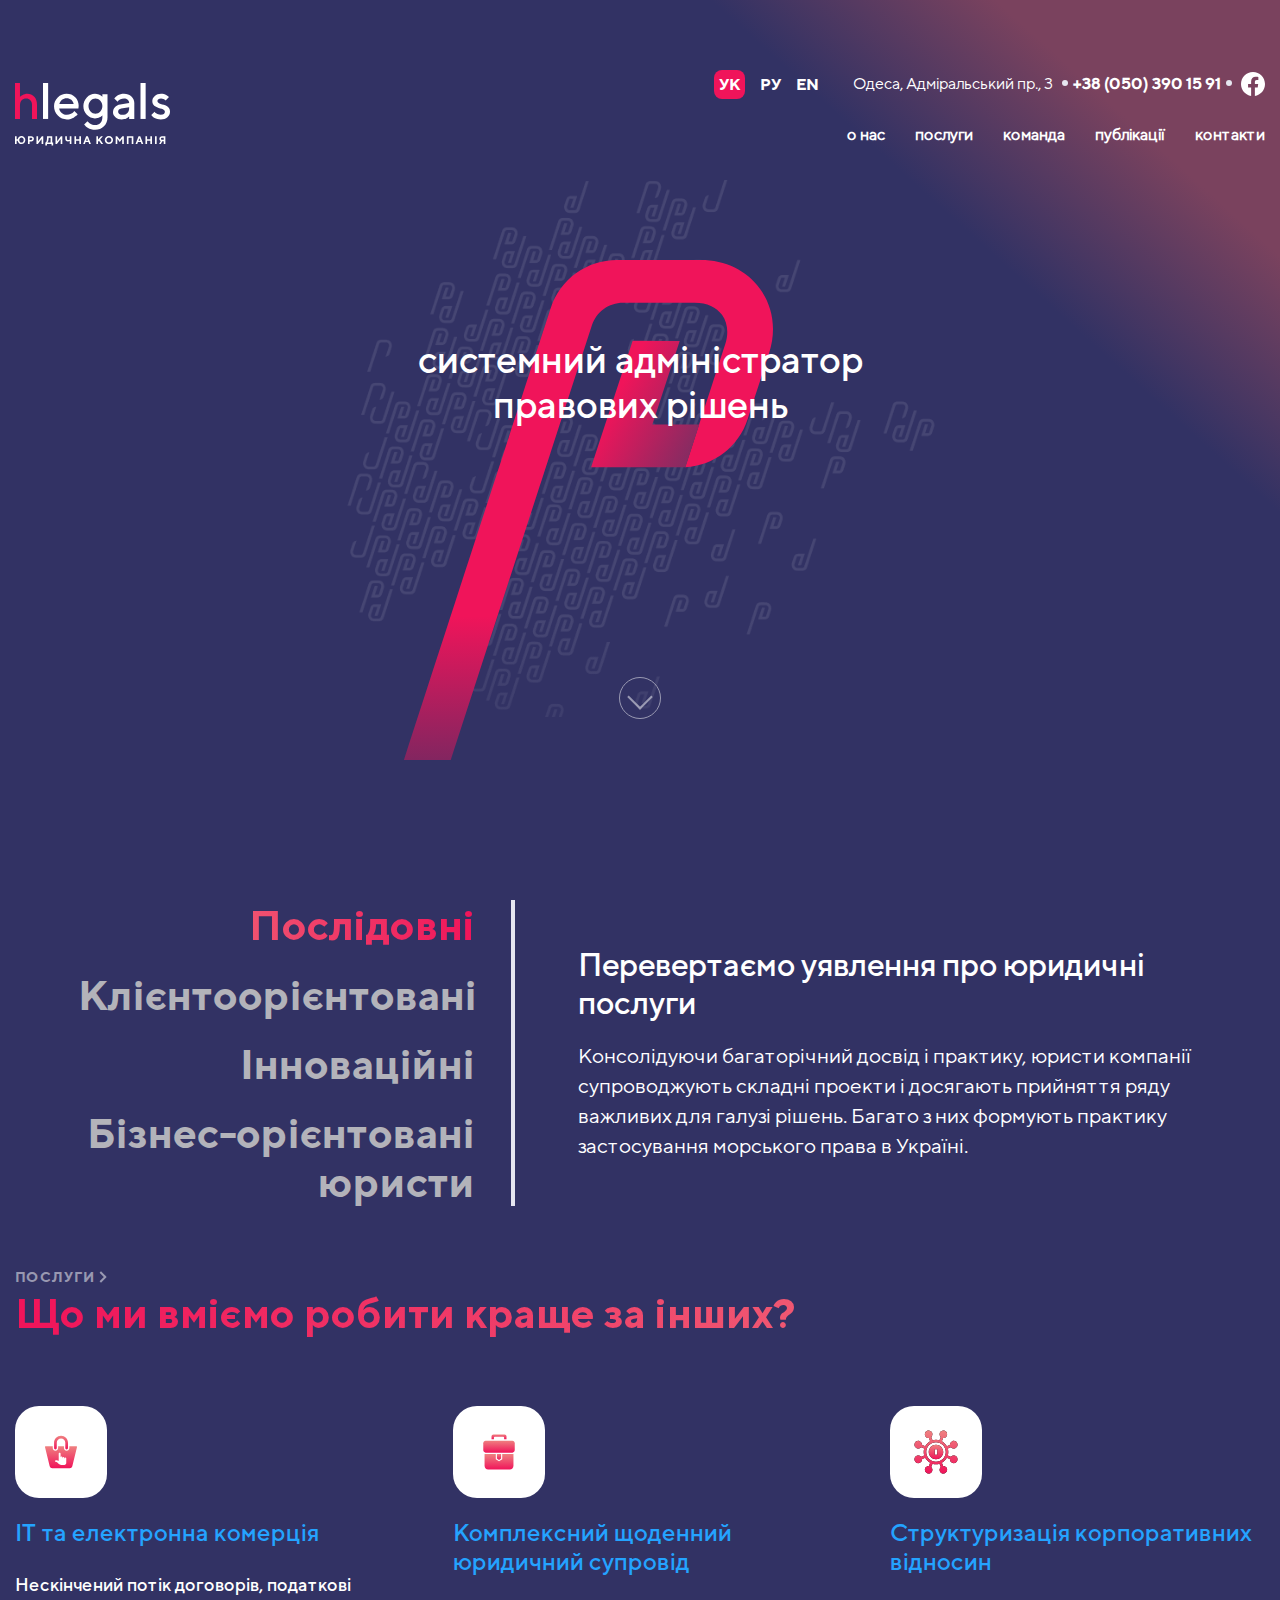
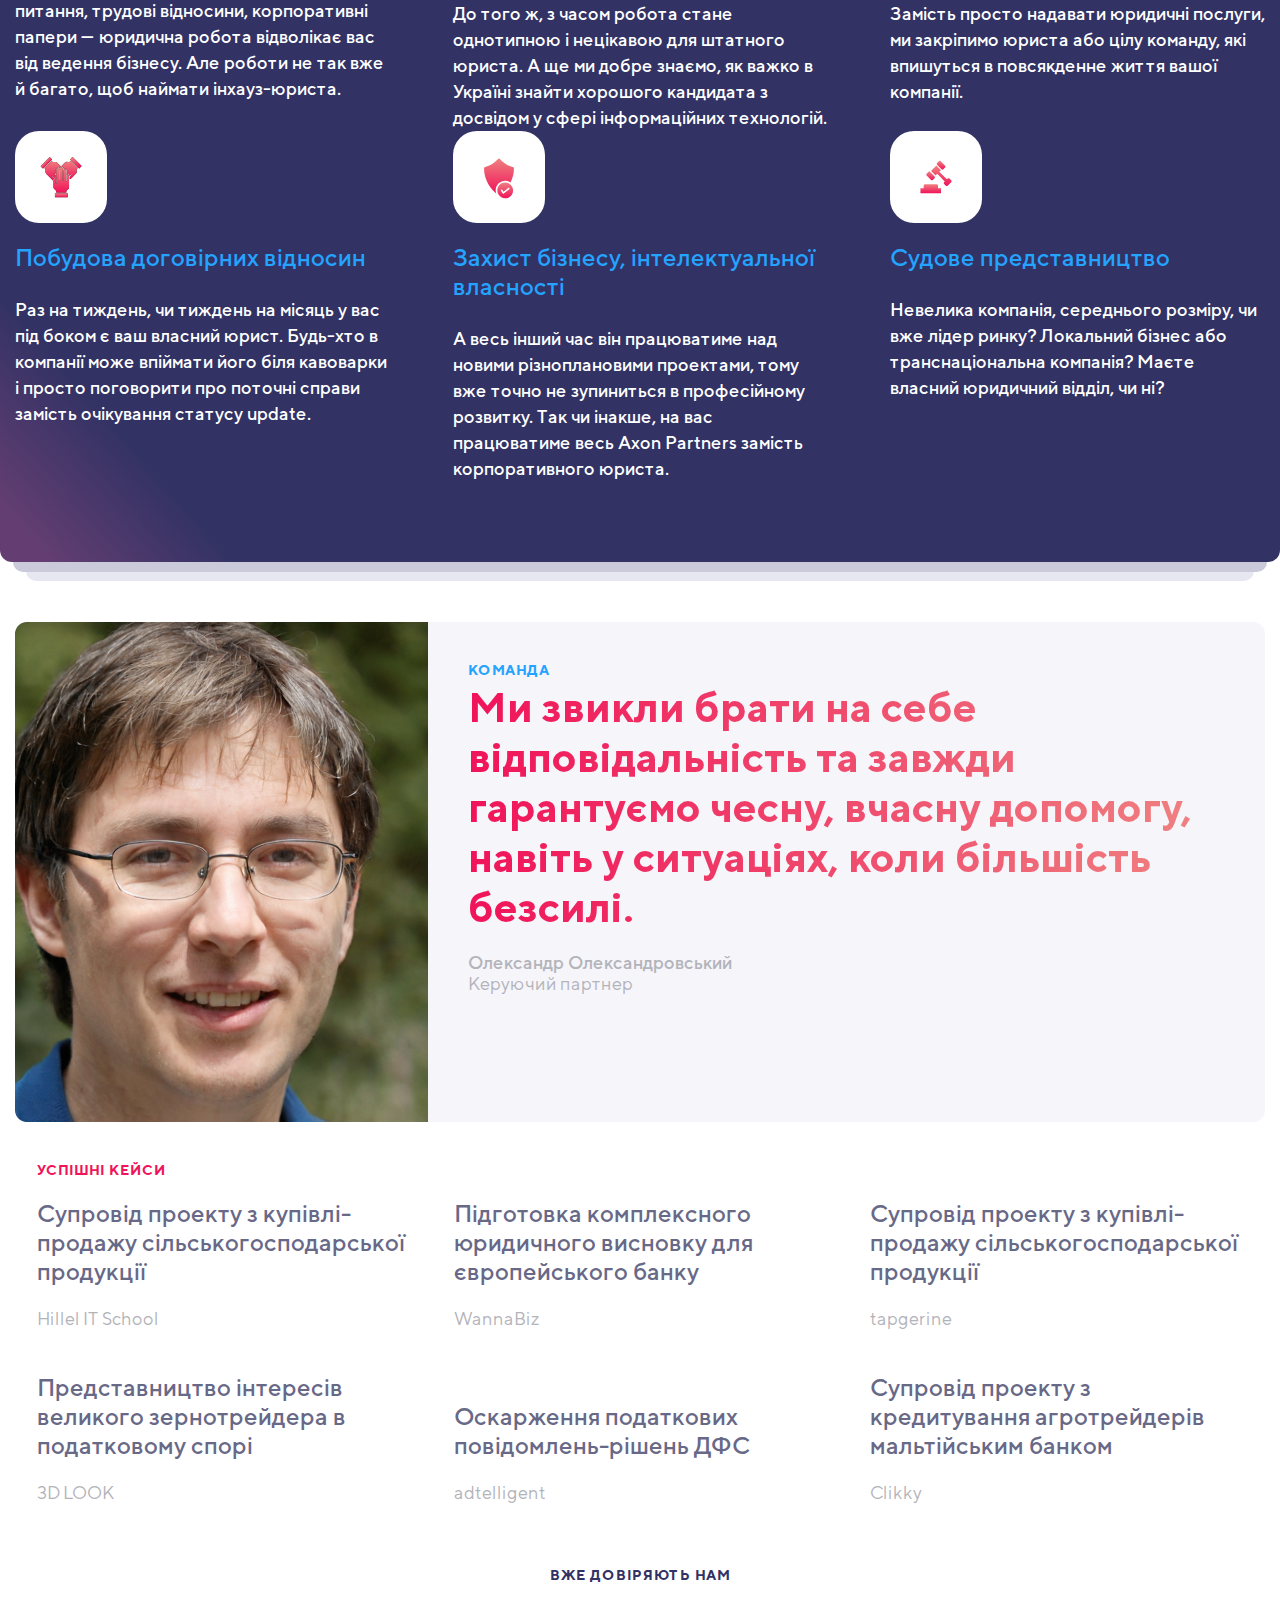
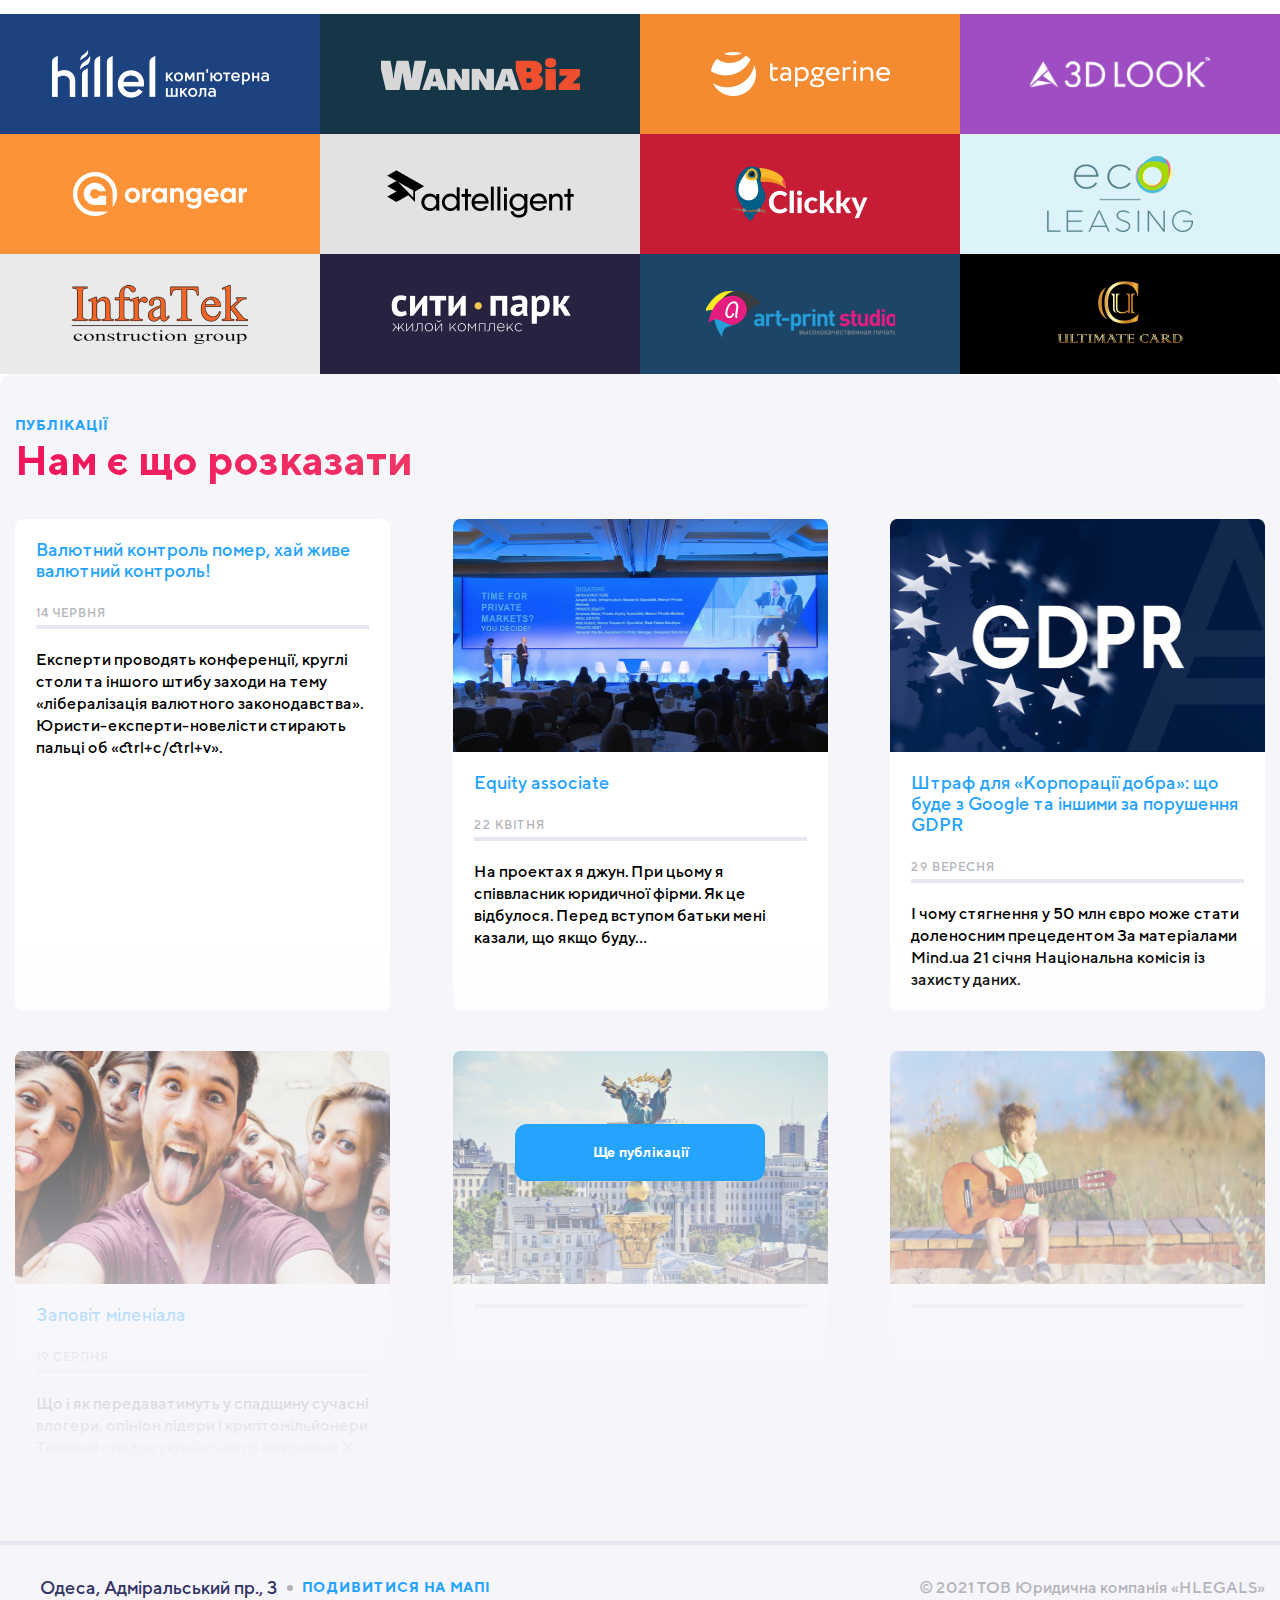
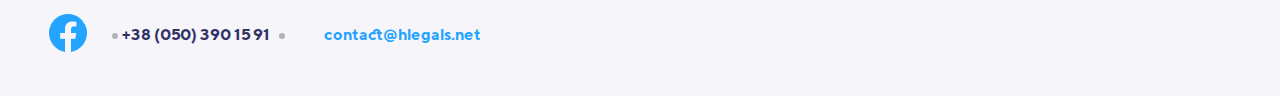
<file: index.html>
<!DOCTYPE html>
<html lang="uk">
  <head>
    <meta charset="UTF-8" />
    <meta http-equiv="X-UA-Compatible" content="IE=edge" />
    <meta name="viewport" content="width=device-width, initial-scale=1.0" />
    <title>homepage</title>
    <link rel="stylesheet" href="/styles/normalize.css" />
    <link rel="stylesheet" href="/styles/fonts.css" />
    <link rel="stylesheet" href="/styles/owl.carousel.css" />
    <link rel="stylesheet" href="/styles/owl.theme.default.min.css" />
    <link rel="stylesheet" href="/styles/index.css" />
    <link rel="stylesheet" href="/styles/index-dekstop.css" />
  </head>

  <body>
    <header class="header">
      <div class="container-1350">
        <div class="internal-header">
          <div class="information-contacts">
            <ul class="languages">
              <li><a class="language active" href="#">УК</a></li>
              <li><a class="language " href="#">РУ</a></li>
              <li><a class="language" href="#">EN</a></li>
            </ul>

            <div class="header_contacts">
              <p class="address">Одеса, Адміральський пр., 3</p>
              <a href="tel:+380503901591" class="tel">+38 (050) 390 15 91</a>
              <img
                class="facebook-white"
                src="images/facebook-white.svg"
                alt="#"
              />
            </div>
          </div>

          <div class="head_wrap">
            <div class="logo_start">
              <a href="index.html" class="logo_head">
                <img src="images/Logo-min.svg" alt="#"
              /></a>
            </div>

            <nav class="our_contacts">

              <ul class="contacts_menu">
                <li class="nav_link"><a href="#">о нас</a></li>
                <li class="nav_link"><a href="#">послуги</a></li>
                <li class="nav_link"><a href="#">команда</a></li>
                <li class="nav_link"><a href="#">публікації</a></li>
                <li class="nav_link"><a href="#">контакти</a></li>
              </ul>
            </nav>

            <button class="hamburger" type="button"></button>
            <span class="hamburger__main"></span>
          </div>
        </div>
      </div>
    </header>

    <section class="section_gradient">
      <div class="section">
        <div class="container-1350">
          <div class="section_banner" style="background-image: url('images/Pattern-Splash.png')">
            <img src="images/Symbol-Long-leg.svg" alt="#" />
            <h1 class="section_title">
              системний адміністратор правових рішень
            </h1>
            <a href="#" class="btn btn_down"></a>
          </div>
        </div>

        <div class="section_shade" style="background: linear-gradient(180deg, rgba(50, 50, 100, 0) 16.67%, #323264 100%);"></div>
      </div>
    </section>

    <section class="section_gradient__column">

      <div class="tags">
        <div class="container-1350">
          <div class="tag_1">
            <div class="tag_with__choice">

              <div class="all_links__choices">
                <a href="#" class="tag_links active_link">Послідовні</a>
              </div>

              <div class="all_links__choices">
                <a href="#" class="tag_links">Клієнтоорієнтовані</a>
              </div>

              <div class="all_links__choices">
                <a href="#" class="tag_links">Інноваційні</a>
              </div>

              <div class="all_links__choices">
                <a href="#" class="tag_links">Бізнес-орієнтовані юристи</a>
              </div>
            </div>

            <div class="first_page__text appareant">
              <h2 class="page_title">
                Перевертаємо уявлення про юридичні послуги
              </h2>

              <p class="text_title__main">
                Консолідуючи багаторічний досвід і практику, юристи компанії
                супроводжують складні проекти і досягають прийняття ряду
                важливих для галузі рішень. Багато з них формують практику
                застосування морського права в Україні.
              </p>
            </div>
          </div>
        </div>
      </div>

      <div class="services">
        <div class="container-1350">
          <div class="services_header">
            <a class="fot_nav services_nav">ПОСЛУГИ</a>
            <h3 class="gradient_for_title">Що ми вміємо робити краще за інших?</h3>
          </div>

          <div class="wrapper">
            <div class="wrapper_itm">
              <a href="#" class="law_terms"><img src="images/Icon-bag.svg" alt="#"/></a>

              <p class="law_page law_page__big">
                IT та електронна комерція
              </p>

              <p class="page_text page_text__parts">
                Нескінчений потік договорів, податкові питання, трудові
                відносини, корпоративні папери — юридична робота відволікає вас
                від ведення бізнесу. Але роботи не так вже й багато, щоб наймати
                інхауз-юриста.
              </p>
            </div>

            <div class="wrapper_itm">
              <a href="#" class="law_terms"><img src="images/Icon-backpack.svg" alt="#"/></a>

              <p class="law_page law_page__big">
                Комплексний щоденний юридичний супровід
              </p>

              <p class="page_text page_text__parts">
                До того ж, з часом робота стане однотипною і нецікавою для
                штатного юриста. А ще ми добре знаємо, як важко в Україні знайти
                хорошого кандидата з досвідом у сфері інформаційних технологій.
              </p>
            </div>

            <div class="wrapper_itm">
              <a href="#" class="law_terms"><img src="images/Icon-structuring.svg" alt="#"/></a>

              <p class="law_page law_page__big">
                Структуризація корпоративних відносин
              </p>

              <p class="page_text page_text__parts">
                Замість просто надавати юридичні послуги, ми закріпимо юриста
                або цілу команду, які впишуться в повсякденне життя вашої
                компанії.
              </p>
            </div>

            <div class="wrapper_itm">
              <a href="#" class="law_terms"><img src="images/Icon-hands.svg" alt="#"/></a>

              <p class="law_page law_page__big">
                Побудовa договірних відносин
              </p>

              <p class="page_text page_text__parts">
                Раз на тиждень, чи тиждень на місяць у вас під боком є ваш
                власний юрист. Будь-хто в компанії може впіймати його біля
                кавоварки і просто поговорити про поточні справи замість
                очікування статусу update.
              </p>
            </div>

            <div class="wrapper_itm">
              <a class="law_terms" href="#"><img src="images/Icon-shield.svg" alt="#"></a>

              <p class="law_page law_page__big">
                Захист бізнесу, інтелектуальної власності
              </p>

              <p class="page_text page_text__parts">
                А весь інший час він працюватиме над новими різноплановими
                проектами, тому вже точно не зупиниться в професійному розвитку.
                Так чи інакше, на вас працюватиме весь Axon Partners замість
                корпоративного юриста.
              </p>

            </div>

            <div class="wrapper_itm">
              <a class="law_terms" href="#"><img src="images/Icon-hammer.svg" alt="#"></a>
              <p class="law_page law_page__big">Судове представництво</p>
              <p class="page_text page_text__parts">
                Невелика компанія, середнього розміру, чи вже лідер ринку?
                Локальний бізнес або транснаціональна компанія? Маєте власний
                юридичний відділ, чи ні?
              </p>
            </div>
          </div>
        </div>
      </div>
    </section>

    <div class="team_members">
      <div class="container-1350">
        <div class="team_slider_slick">
          <div class="slick_item">
            <div class="team_members_itm">
              <img src="images/alexander-alexandrovsky.png" alt="#">

              <div class="team_members_content">
                <a class="fot_nav team_lead" href="team.html">КОМАНДА</a>
                <h4 class="gradient_for_title">
                  Ми звикли брати на себе відповідальність та завжди гарантуємо
                  чесну, вчасну допомогу, навіть у ситуаціях, коли більшість
                  безсилі.
                </h4>

                <p class="text_for_comp">Олександр Олександровський</p>
                <p class="page_text__members">Керуючий партнер</p>
              </div>
            </div>
          </div>
        </div>
      </div>
    </div>

    <div class="profession">
      <div class="container-1350">
        <div class="profession_wrapper wrapper">
          
          <div class="profession_itm wrapper_itm">
            <a class="fot_nav profession_nav" href="#">Успішні кейси</a>
            <p class="profession_title">
              Супровід проекту з купівлі-продажу сільськогосподарської продукції
            </p>
            <p class="page_text__banner">Hillel IT School</p>
          </div>

          <div class="profession_itm wrapper_itm">
            <p class="profession_title">
              Підготовка комплексного юридичного висновку для європейського
              банку
            </p>
            <p class="page_text__banner">WannaBiz</p>
          </div>

          <div class="profession_itm wrapper_itm">
            <p class="profession_title">
              Супровід проекту з купівлі-продажу сільськогосподарської продукції
            </p>
            <p class="page_text__banner">tapgerine</p>
          </div>

          <div class="profession_itm wrapper_itm">
            <p class="profession_title">
              Представництво інтересів великого зернотрейдера в податковому
              спорі
            </p>
            <p class="page_text__banner">3D LOOK</p>
          </div>

          <div class="profession_itm wrapper_itm">
            <p class="profession_title">
              Оскарження податкових повідомлень-рішень ДФС
            </p>
            <p class="page_text__banner">adtelligent</p>
          </div>

          <div class="profession_itm wrapper_itm">
            <p class="profession_title">
              Супровід проекту з кредитування агротрейдерів мальтійським банком
            </p>
            <p class="page_text__banner">Clikky</p>
          </div>
          
        </div>
      </div>
    </div>

    <div class="friends">
      <a href="#" class="fot_nav fot_nav__confidence">Вже довіряють нам</a>

      <div class="wrapper">
        <div class="friends_itm">
          <a class="friends_link" href="#">
            <img src="images/hillel-logo.png" alt="#">
          </a>
        </div>

        <div class="friends_itm">
          <a class="friends_link" href="#">
            <img src="images/WannaBiz.png" alt="#">
          </a>
        </div>

        <div class="friends_itm">
          <a class="friends_link" href="#">
            <img src="images/Targerine.png" alt="#">
          </a>
        </div>

        <div class="friends_itm">
          <a class="friends_link" href="#">
            <img src="images/3DLook.png" alt="#">
          </a>
        </div>

        <div class="friends_itm">
          <a class="friends_link" href="#">
            <img src="images/Corangear.png" alt="#">
          </a>
        </div>

        <div class="friends_itm">
          <a class="friends_link" href="#">
            <img src="images/adtelligent.png" alt="#">
          </a>
        </div>

        <div class="friends_itm">
          <a class="friends_link" href="#">
            <img src="images/clickkly.png" alt="#">
          </a>
        </div>

        <div class="friends_itm">
          <a class="friends_link" href="#">
            <img src="images/ecolease.png" alt="#">
          </a>
        </div>

        <div class="friends_itm">
          <a class="friends_link" href="#">
            <img src="images/infratek.png" alt="#">
          </a>
        </div>

        <div class="friends_itm">
          <a class="friends_link" href="#">
            <img src="images/park.png" alt="#">
          </a>
        </div>

        <div class="friends_itm">
          <a class="friends_link" href="#">
            <img src="images/art-print.png" alt="#">
          </a>
        </div>

        <div class="friends_itm">
          <a class="friends_link" href="#">
            <img src="images/ultimate-card.png" alt="#">
          </a>
        </div>
      </div>
    </div>
    
    <div class="articles">
      <div class="container-1350">
        <a href="publications.html" class="fot_nav articles_nav">Публікації</a>
        <h5 class="gradient_for_title">Нам є що розказати</h5>
        <div class="wrapper">
          <a class="wrapper_itm">
            <div class="articles_content">
              <div class="articles_header">
                <p class="articles_title">
                  Валютний контроль помер, хай живе валютний контроль!
                </p>
                <span class="articles_date">14 червня</span>
              </div>
              <p class="articles_text">
                Експерти проводять конференції, круглі столи та іншого штибу
                заходи на тему «лібералізація валютного законодавства».
                Юристи-експерти-новелісти стирають пальці об «ctrl+c/ctrl+v».
              </p>
            </div>
          </a>

          <a class="wrapper_itm">
            <img src="images/Private-Markets.png" alt="#">
            <div class="articles_content">
              <div class="articles_header">
                <p class="articles_title">Equity associate</p>
                <span class="articles_date">22 квітня</span>
              </div>
              <p class="articles_text">
                На проектах я джун. При цьому я співвласник юридичної фірми. Як
                це відбулося. Перед вступом батьки мені казали, що якщо буду…
              </p>
            </div>
          </a>

          <a class="wrapper_itm">
            <img src="images/GDPR.png" alt="#">
            <div class="articles_content">
              <div class="articles_header">
                <p class="articles_title">
                  Штраф для «Корпорації добра»: що буде з Google та іншими за
                  порушення GDPR
                </p>
                <span class="articles_date">29 вересня</span>
              </div>
              <p class="articles_text">
                І чому стягнення у 50 млн євро може стати доленосним прецедентом
                За матеріалами Mind.ua 21 січня Національна комісія із захисту
                даних.
              </p>
            </div>
          </a>

          <a class="wrapper_itm">
            <img src="images/Smile.png" alt="#">
            <div class="articles_content">
              <div class="articles_header">
                <p class="articles_title">Заповіт міленіала</p>
                <span class="articles_date">19 серпня</span>
              </div>
              <p class="articles_text">
                Що і як передаватимуть у спадщину сучасні влогери, опініон
                лідери і криптомільйонери Типовий спадок українського покоління
                Х виглядає так: квартира у…
              </p>
            </div>
          </a>

          <a class="wrapper_itm">
            <img src="images/Ukraine.png" alt="#">
            <div class="articles_content">
              <div class="articles_header"></div> 
            </div>
          </a>

          <a class="wrapper_itm">
            <img src="images/Boy-with-guitar.png" alt="#">
            <div class="articles_content">
              <div class="articles_header"></div>
            </div>
          </a>
          <div class="articles_gradient">
            <a class="btn btn__blue" href="#">Ще публікації</a>
          </div>
        </div>
      </div>
    </div>

    <footer class="footer">
      <div class="container-1350">
        <div class="footer_inner">
          <div class="footer_wrapper">
            
            <div class="footer_contacts">
              <p>Одеса, Адміральський пр., 3</p>
              <a class="fot_nav" href="#">Подивитися на мапі</a>
            </div>

            <div class="footer_contacts">
              <a class="social_link" href="https://www.facebook.com/">
                <svg width="38" height="38" viewBox="0 0 38 38" fill="none" xmlns="http://www.w3.org/2000/svg">
                  <g clip-path="url(#clip0)">
                    <path d="M38 19.1161C38 8.55857 29.4934 0 19 0C8.50658 0 0 8.55857 0 19.1161C0 28.6575 6.94803 36.5659 16.0312 38V24.6419H11.207V19.1161H16.0312V14.9046C16.0312 10.1136 18.8678 7.46723 23.2078 7.46723C25.2866 7.46723 27.4609 7.84059 27.4609 7.84059V12.545H25.0651C22.7048 12.545 21.9688 14.0185 21.9688 15.5302V19.1161H27.2383L26.3959 24.6419H21.9688V38C31.052 36.5659 38 28.6575 38 19.1161Z" fill="#24A3FF" />
                  </g>
                  
                  <defs>
                        <clipPath id="clip0">
                            <rect width="38" height="38" fill="white" />
                        </clipPath>
                    </defs>
                </svg>
            </a>

              <a href="tel:+380503901591" class="tel">+38 (050) 390 15 91</a>
              <a href="mailto:contact@hlegals.net" class="contact_link contact_link__bold">contact@hlegals.net</a>
            </div>
          </div>
          <p class="hlegals-s">
            © 2021 ТОВ Юридична компанія «HLEGALS»
          </p>
        </div>
      </div>
    </footer>

    <script src="https://ajax.googleapis.com/ajax/libs/jquery/3.6.0/jquery.min.js"></script>
    <script src="js/owl.carousel.js"></script>
    <script src="js/script.js"></script>
  </body>
</html>
</file>
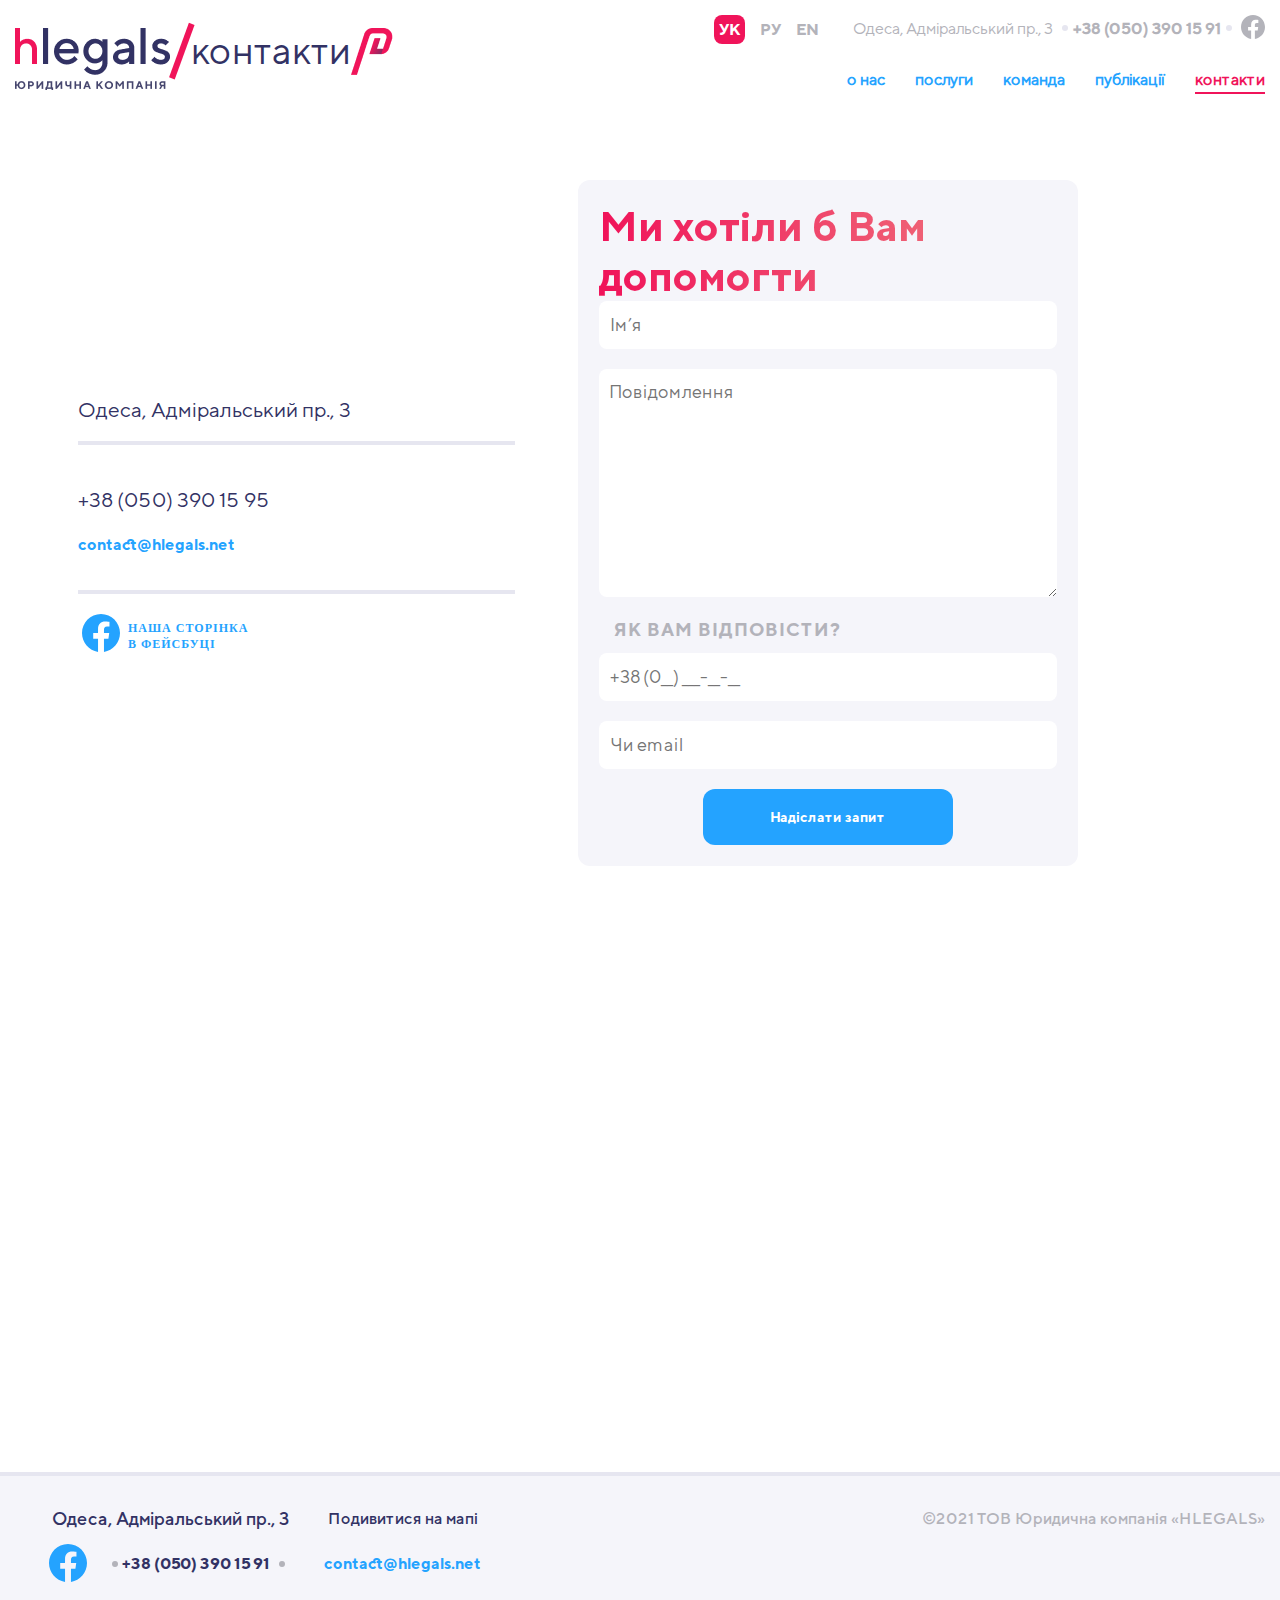
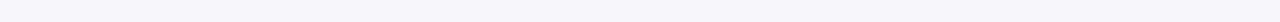
<file: contacts.html>
<!DOCTYPE html>
<html lang="uk">
<head>
    <meta charset="UTF-8">
    <meta http-equiv="X-UA-Compatible" content="IE=edge">
    <meta name="viewport" content="width=device-width, initial-scale=1.0">
    <title>contacts</title>
    <link rel="stylesheet" href="/styles/normalize.css" />
    <link rel="stylesheet" href="/styles/fonts.css" />
    <link rel="stylesheet" href="/styles/index.css" />
    <link rel="stylesheet" href="/styles/index-dekstop.css" />
</head>

<body>
    <svg style="display: none;">
		<symbol id="facebook" viewBox="0 0 24 24">
			<g>
				<path d="M24 12.0733C24 5.40541 18.6274 0 12 0C5.37258 0 0 5.40541 0 12.0733C0 18.0995 4.38823 23.0943 10.125 24V15.5633H7.07813V12.0733H10.125V9.41343C10.125 6.38755 11.9165 4.71615 14.6576 4.71615C15.9705 4.71615 17.3438 4.95195 17.3438 4.95195V7.92313H15.8306C14.3399 7.92313 13.875 8.85379 13.875 9.80857V12.0733H17.2031L16.6711 15.5633H13.875V24C19.6118 23.0943 24 18.0995 24 12.0733Z"/>
			</g>
		</symbol>
	</svg>

	<header class="header">
		<div class="container-1350">
			<div class="internal_header">
				<div class="information-contacts information-contacts__main">
					<ul class="languages">
                        <li><a class="language active" href="#">УК</a></li>
                        <li><a class="language language__main" href="#">РУ</a></li>
                        <li><a class="language language__main" href="#">EN</a></li>
                      </ul>
                      
					<div class="header_contacts">
						<p class="address">Одеса, Адміральський пр., 3</p>
						<a href="tel:+380503901591" class="tel">+38 (050) 390 15 91</a>
						<a href="https://www.facebook.com/" class="header_link">
							<svg class="header_icon header_icon__main">
								<use xlink:href="#facebook"></use>
							</svg>
						</a>
					</div>
				</div>

				<div class="head_wrap">
					<div class="logo_start">
						<a href="#" class="logo_start__main">
							<img src="images/logo-black.png" alt="#"></a>
							<a class="logo_head__nav" href="#">контакти</a>
							<img src="images/logo-w.png" alt="#">
						</div>
						<ul class="contacts_menu">
                            <li class="nav_link nav_link__main"><a href="#">о нас</a></li>
                            <li class="nav_link nav_link__main"><a href="#">послуги</a></li>
                            <li class="nav_link nav_link__main"><a href="#">команда</a></li>
                            <li class="nav_link nav_link__main"><a href="#">публікації</a></li>
                            <li class="nav_link nav_link__main active"><a href="#">контакти</a></li>
                          </ul>
						<button class="hamburger" type="button"></button>
					</div>
				</div>
			</div>
	</header>

		<div class="section">
			<div class="contacts">
				<div class="container-1350">
					<div class="wrapping">
						<div class="wrapping_col wrapping_col__small">
							<p class="contacts_text">Одеса, Адміральський пр., 3</p>
							<a href="tel:+380503901591" class="contacts_text">+38 (050) 390 15 95</a>
							<a href="mailto:contact@hlegals.net" class="contact_link contact_link__big">contact@hlegals.net</a>
							<a href="#" class="contacts_link"><svg class="main_icon"><use xlink:href="#facebook"></use></svg><span>Наша сторінка<br>в фейсбуці</span></a>
						</div>
                        
						<div class="wrapping_col wrapping_col__big">
							<form action="#" class="form">
								<p class="gradient_for_title">Ми хотіли б Вам допомогти</p>
								<input type="text" id="name" placeholder="Iм’я" required>
								<textarea name="formArea" id="textArea" cols="8" rows="8" placeholder="Повідомлення"></textarea>
								<label for="telNumb">Як вам відповісти?</label>
								<input type="tel" id="telNumb" placeholder="+38 (0__) ___-__-__" pattern="^\+38 \d{3} \d{3} \d{2} \d{2}$" minlength=10 required>
								<input type="email" id="eMail" placeholder="Чи email" required>
								<input type="submit" value="Надіслати запит" class="btn btn__blue">
							</form>
						</div>
					</div>
				</div>
				<iframe class="map" src="https://www.google.com/maps/embed?pb=!1m18!1m12!1m3!1d2749.6382809299666!2d30.737941415746203!3d46.43604867609003!2m3!1f0!2f0!3f0!3m2!1i1024!2i768!4f13.1!3m3!1m2!1s0x40c63396894457b7%3A0x7f6c5236cbcb70c8!2z0JDQtNC80LjRgNCw0LvRjNGB0LrQuNC5INC_0YDQvtGB0L8uLCAzLCDQntC00LXRgdGB0LAsINCe0LTQtdGB0YHQutCw0Y8g0L7QsdC70LDRgdGC0YwsIDY1MDAw!5e0!3m2!1sru!2sua!4v1623509931192!5m2!1sru!2sua" width="800" height="600" style="border:0;" allowfullscreen="" loading="lazy"></iframe>
			</div>
		</div>

		<footer class="footer">
			<div class="container-1350">
				<div class="footer_inner">
                    <div class="footer_wrapper">
                        <div class="footer_contacts">
                            <p>Одеса, Адміральський пр., 3</p>
                            <a href="contacts.html" class="page_nav">Подивитися на мапі</a>
                        </div>
                        <div class="footer_contacts">
								<a href="https://www.facebook.com/" class="social_link" target="_blank"><svg class="main_icon"><use xlink:href="#facebook"></use></svg></a>
								<a href="tel:+380503901591" class="tel">+38 (050) 390 15 91 </a>
								<a href="mailto:contact@hlegals.net" class="contact_link contact_link__bold" target="blank">contact@hlegals.net</a>
						</div>
                    </div>
					<p class="hlegals-s">©2021 ТОВ Юридична компанія «HLEGALS»</p>
				</div>
			</div>
        </footer>
	</body>
</html>
</file>
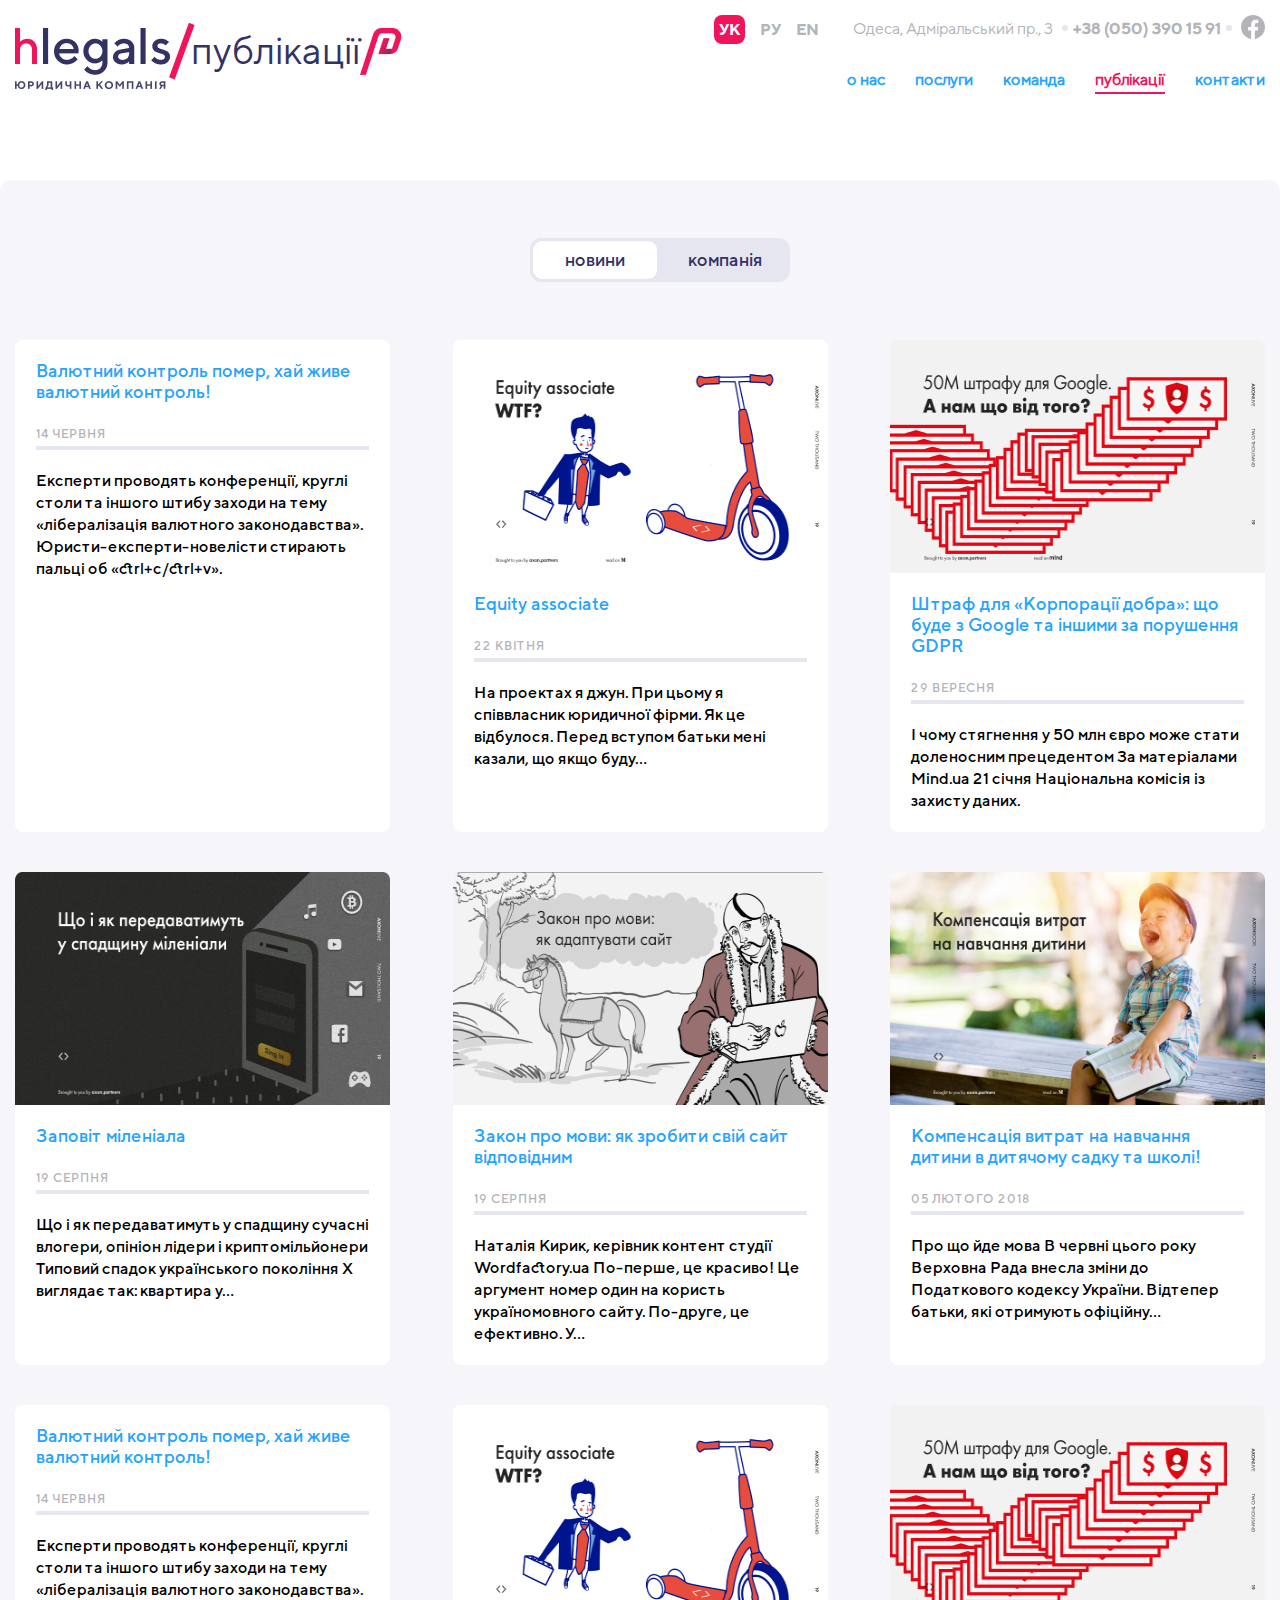
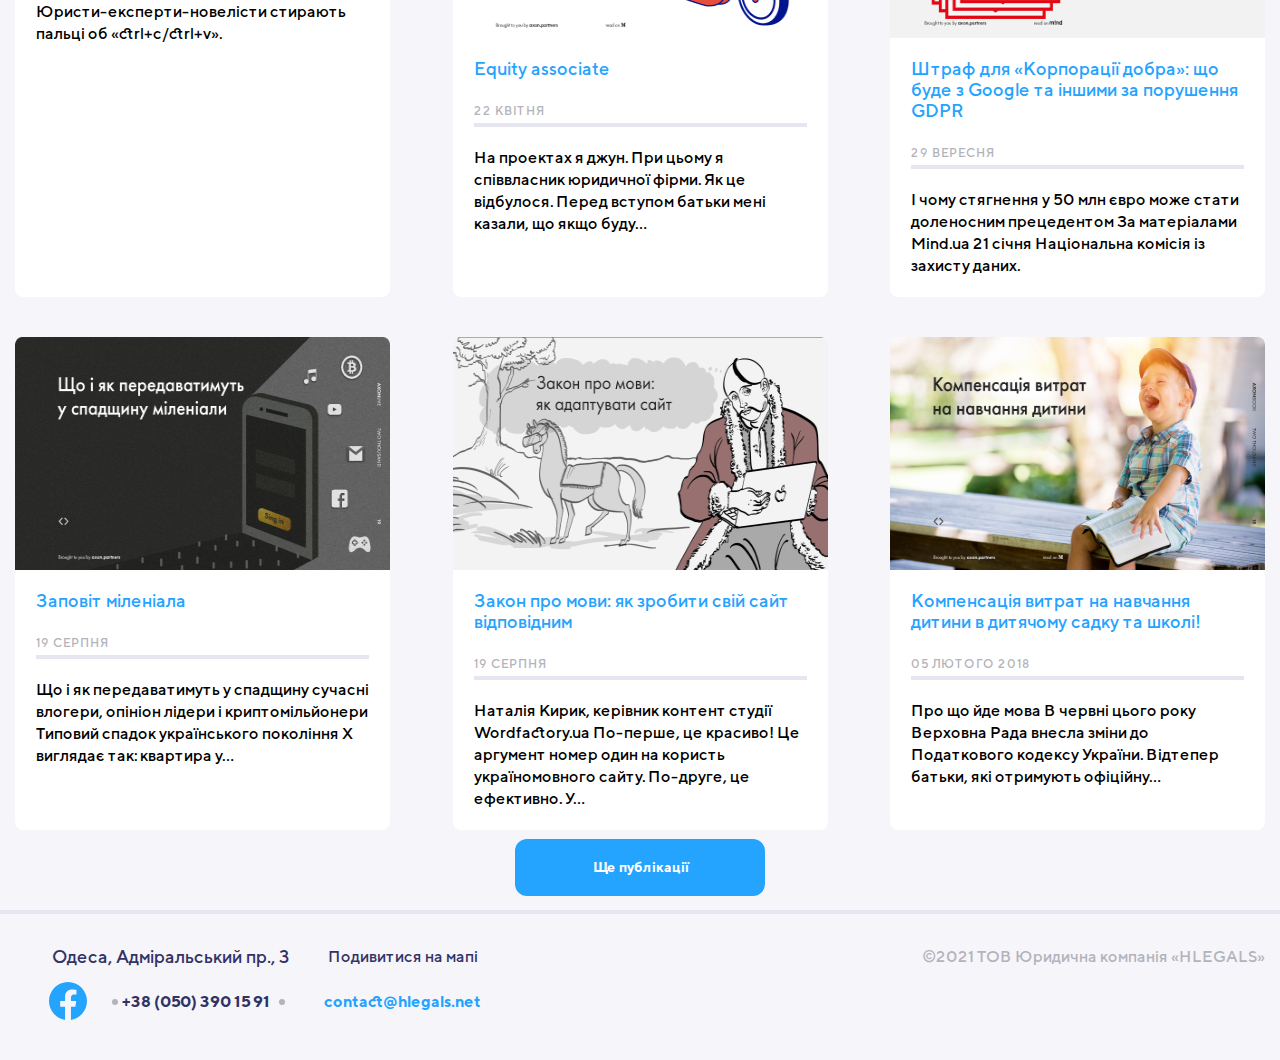
<file: publications.html>
<!DOCTYPE html>
<html lang="uk">
<head>
    <meta charset="UTF-8">
    <meta http-equiv="X-UA-Compatible" content="IE=edge">
    <meta name="viewport" content="width=device-width, initial-scale=1.0">
    <title>publications</title>
    <link rel="stylesheet" href="/styles/normalize.css" />
    <link rel="stylesheet" href="/styles/fonts.css" />
    <link rel="stylesheet" href="/styles/index.css" />
    <link rel="stylesheet" href="/styles/index-dekstop.css" />
</head>
<body>
    <svg style="display: none;">
		<symbol id="facebook" viewBox="0 0 24 24">
			<g>
				<path d="M24 12.0733C24 5.40541 18.6274 0 12 0C5.37258 0 0 5.40541 0 12.0733C0 18.0995 4.38823 23.0943 10.125 24V15.5633H7.07813V12.0733H10.125V9.41343C10.125 6.38755 11.9165 4.71615 14.6576 4.71615C15.9705 4.71615 17.3438 4.95195 17.3438 4.95195V7.92313H15.8306C14.3399 7.92313 13.875 8.85379 13.875 9.80857V12.0733H17.2031L16.6711 15.5633H13.875V24C19.6118 23.0943 24 18.0995 24 12.0733Z"/>
			</g>
		</symbol>
	</svg>

	<header class="header">
        <div class="container-1350">
            <div class="internal_header">
                <div class="information-contacts information-contacts__main">
                    <ul class="languages">
                        <li><a class="language active" href="#">УК</a></li>
                        <li><a class="language language__main" href="#">РУ</a></li>
                        <li><a class="language language__main" href="#">EN</a></li>
                    </ul>
                    
                    <div class="header_contacts">
                        <p class="address">Одеса, Адміральський пр., 3</p>
						<a href="tel:+380503901591" class="tel">+38 (050) 390 15 91</a>
						<a href="https://www.facebook.com/" class="header_link">
                            <svg class="header_icon header_icon__main">
                                <use xlink:href="#facebook"></use>
							</svg>
						</a>
					</div>
				</div>

				<div class="head_wrap">
					<div class="logo_start">
						<a href="#" class="logo_start__main">
							<img src="images/logo-black.png" alt="#"></a>
							<a class="logo_head__nav" href="#">публікації</a>
							<img src="images/logo-w.png" alt="#">
						</div>
                        
						<ul class="contacts_menu">
                            <li class="nav_link nav_link__main"><a href="#">о нас</a></li>
                            <li class="nav_link nav_link__main"><a href="#">послуги</a></li>
                            <li class="nav_link nav_link__main"><a href="#">команда</a></li>
                            <li class="nav_link nav_link__main active"><a href="#">публікації</a></li>
                            <li class="nav_link nav_link__main"><a href="#">контакти</a></li>
                          </ul>
                          <button class="hamburger" type="button"></button>
                          <span class="hamburger__main"></span>
					</div>
				</div>
			</div>
	</header>

    <div class="section">
        <div class="articles articles_items">
            <div class="container-1350">
                <div class="articles_table">
                <ul>
                    <li class="btn_tabs">
                        <a class="btn btn__nav active">новини</a>
                        <a class="btn btn__nav">компанія</a>
                    </li>
                 </ul>
                </div>
                
                <div class="wrapper">
                    <a href="#" class="wrapper_itm">
                    <div class="articles_content">
                        <div class="articles_header">
                            <p class="articles_title">Валютний контроль помер, хай живе валютний контроль!</p>
                            <span class="articles_date">14 червня</span>
                        </div>
                        <p class="articles_text">
                            Експерти проводять конференції, круглі столи та іншого штибу заходи на тему «лібералізація валютного законодавства». Юристи-експерти-новелісти стирають пальці об «ctrl+c/ctrl+v».
                        </p>
                    </div>
                    </a> 
        
                    <a class="wrapper_itm">
                        <img src="images/moto.png" alt="#">
                    <div class="articles_content">
                        <div class="articles_header">
                            <p class="articles_title">Equity associate</p>
                            <span class="articles_date">22 квітня</span>
                        </div>
                        <p class="articles_text">
                            На проектах я джун. При цьому я співвласник юридичної фірми. Як це відбулося. Перед вступом батьки мені казали, що якщо буду…
                        </p>
                    </div>
                    </a>
        
                    <a class="wrapper_itm">
                        <img src="images/google.png" alt="#">
                    <div class="articles_content">
                        <div class="articles_header">
                            <p class="articles_title">Штраф для «Корпорації добра»: що буде з Google та іншими за порушення GDPR</p>
                            <span class="articles_date">29 вересня</span>
                        </div>
                        <p class="articles_text">
                            І чому стягнення у 50 млн євро може стати доленосним прецедентом За матеріалами Mind.ua 21 січня Національна комісія із захисту даних.
                        </p>
                    </div>
                    </a>

                    <a class="wrapper_itm">
                        <img src="images/bake.png" alt="#">
                    <div class="articles_content">
                        <div class="articles_header">
                            <p class="articles_title">Заповіт міленіала</p>
                            <span class="articles_date">19 серпня</span>
                        </div>
                        <p class="articles_text">
                            Що і як передаватимуть у спадщину сучасні влогери, опініон лідери і криптомільйонери Типовий спадок українського покоління Х виглядає так: квартира у…
                        </p>
                    </div>
                    </a>
        
                    <a class="wrapper_itm">
                        <img src="images/ukr_language.png" alt="#">
                    <div class="articles_content">
                        <div class="articles_header">
                            <p class="articles_title">Закон про мови: як зробити свій сайт відповідним</p>
                            <span class="articles_date">19 серпня</span>
                        </div>
                        <p class="articles_text">
                            Наталія Кирик, керівник контент студії Wordfactory.ua По-перше, це красиво! Це аргумент номер один на користь україномовного сайту. По-друге, це ефективно. У…
                        </p>
                    </div>
                    </a>
        
                    <a class="wrapper_itm">
                        <img src="images/child.png" alt="#">
                    <div class="articles_content">
                        <div class="articles_header">
                            <p class="articles_title">Компенсація витрат на навчання дитини в дитячому садку та школі!</p>
                            <span class="articles_date">05 лютого 2018</span>
                        </div>
                        <p class="articles_text">
                            Про що йде мова В червні цього року Верховна Рада внесла зміни до Податкового кодексу України. Відтепер батьки, які отримують офіційну…
                        </p>
                    </div>
                    </a>
        
                    
                    <a href="#" class="wrapper_itm">
                        <div class="articles_content">
                            <div class="articles_header">
                                <p class="articles_title">Валютний контроль помер, хай живе валютний контроль!</p>
                                <span class="articles_date">14 червня</span>
                            </div>
                            <p class="articles_text">
                                Експерти проводять конференції, круглі столи та іншого штибу заходи на тему «лібералізація валютного законодавства». Юристи-експерти-новелісти стирають пальці об «ctrl+c/ctrl+v».
                            </p>
                        </div>
                    </a> 

                    <a class="wrapper_itm">
                        <img src="images/moto.png" alt="#">
                    <div class="articles_content">
                        <div class="articles_header">
                            <p class="articles_title">Equity associate</p>
                            <span class="articles_date">22 квітня</span>
                        </div>
                        <p class="articles_text">
                            На проектах я джун. При цьому я співвласник юридичної фірми. Як це відбулося. Перед вступом батьки мені казали, що якщо буду…
                        </p>
                    </div>
                    </a>

                    <a class="wrapper_itm">
                        <img src="images/google.png" alt="#">
                    <div class="articles_content">
                        <div class="articles_header">
                            <p class="articles_title">Штраф для «Корпорації добра»: що буде з Google та іншими за порушення GDPR</p>
                            <span class="articles_date">29 вересня</span>
                        </div>
                        <p class="articles_text">
                            І чому стягнення у 50 млн євро може стати доленосним прецедентом За матеріалами Mind.ua 21 січня Національна комісія із захисту даних.
                        </p>
                    </div>
                    </a>

                    <a class="wrapper_itm">
                        <img src="images/bake.png" alt="#">
                    <div class="articles_content">
                        <div class="articles_header">
                            <p class="articles_title">Заповіт міленіала</p>
                            <span class="articles_date">19 серпня</span>
                        </div>
                        <p class="articles_text">
                            Що і як передаватимуть у спадщину сучасні влогери, опініон лідери і криптомільйонери Типовий спадок українського покоління Х виглядає так: квартира у…
                        </p>
                    </div>
                    </a>

                    <a class="wrapper_itm">
                        <img src="images/ukr_language.png" alt="#">
                    <div class="articles_content">
                        <div class="articles_header">
                            <p class="articles_title">Закон про мови: як зробити свій сайт відповідним</p>
                            <span class="articles_date">19 серпня</span>
                        </div>
                        <p class="articles_text">
                        Наталія Кирик, керівник контент студії Wordfactory.ua По-перше, це красиво! Це аргумент номер один на користь україномовного сайту. По-друге, це ефективно. У…
                        </p>
                    </div>
                    </a>

                    <a class="wrapper_itm">
                        <img src="images/child.png" alt="#">
                    <div class="articles_content">
                        <div class="articles_header">
                            <p class="articles_title">Компенсація витрат на навчання дитини в дитячому садку та школі!</p>
                            <span class="articles_date">05 лютого 2018</span>
                        </div>
                        <p class="articles_text">
                            Про що йде мова В червні цього року Верховна Рада внесла зміни до Податкового кодексу України. Відтепер батьки, які отримують офіційну…
                        </p>
                    </div>
                    </a>
                </div>
            </div>
            <a href="publicationsCard.html" class="btn btn__blue">Ще публікації</a>
        </div>
    </div> 
    
    <footer class="footer">
			<div class="container-1350">
				<div class="footer_inner">
                    <div class="footer_wrapper">
                        <div class="footer_contacts">
                            <p>Одеса, Адміральський пр., 3</p>
                            <a href="contacts.html" class="page_nav">Подивитися на мапі</a>
                        </div>
                        <div class="footer_contacts">
								<a href="https://www.facebook.com/" class="social_link" target="_blank"><svg class="main_icon"><use xlink:href="#facebook"></use></svg></a>
								<a href="tel:+380503901591" class="tel">+38 (050) 390 15 91 </a>
								<a href="mailto:contact@hlegals.net" class="contact_link contact_link__bold" target="blank">contact@hlegals.net</a>
						</div>
                    </div>
					<p class="hlegals-s">©2021 ТОВ Юридична компанія «HLEGALS»</p>
				</div>
			</div>
    </footer>
</body>
</html>
</file>
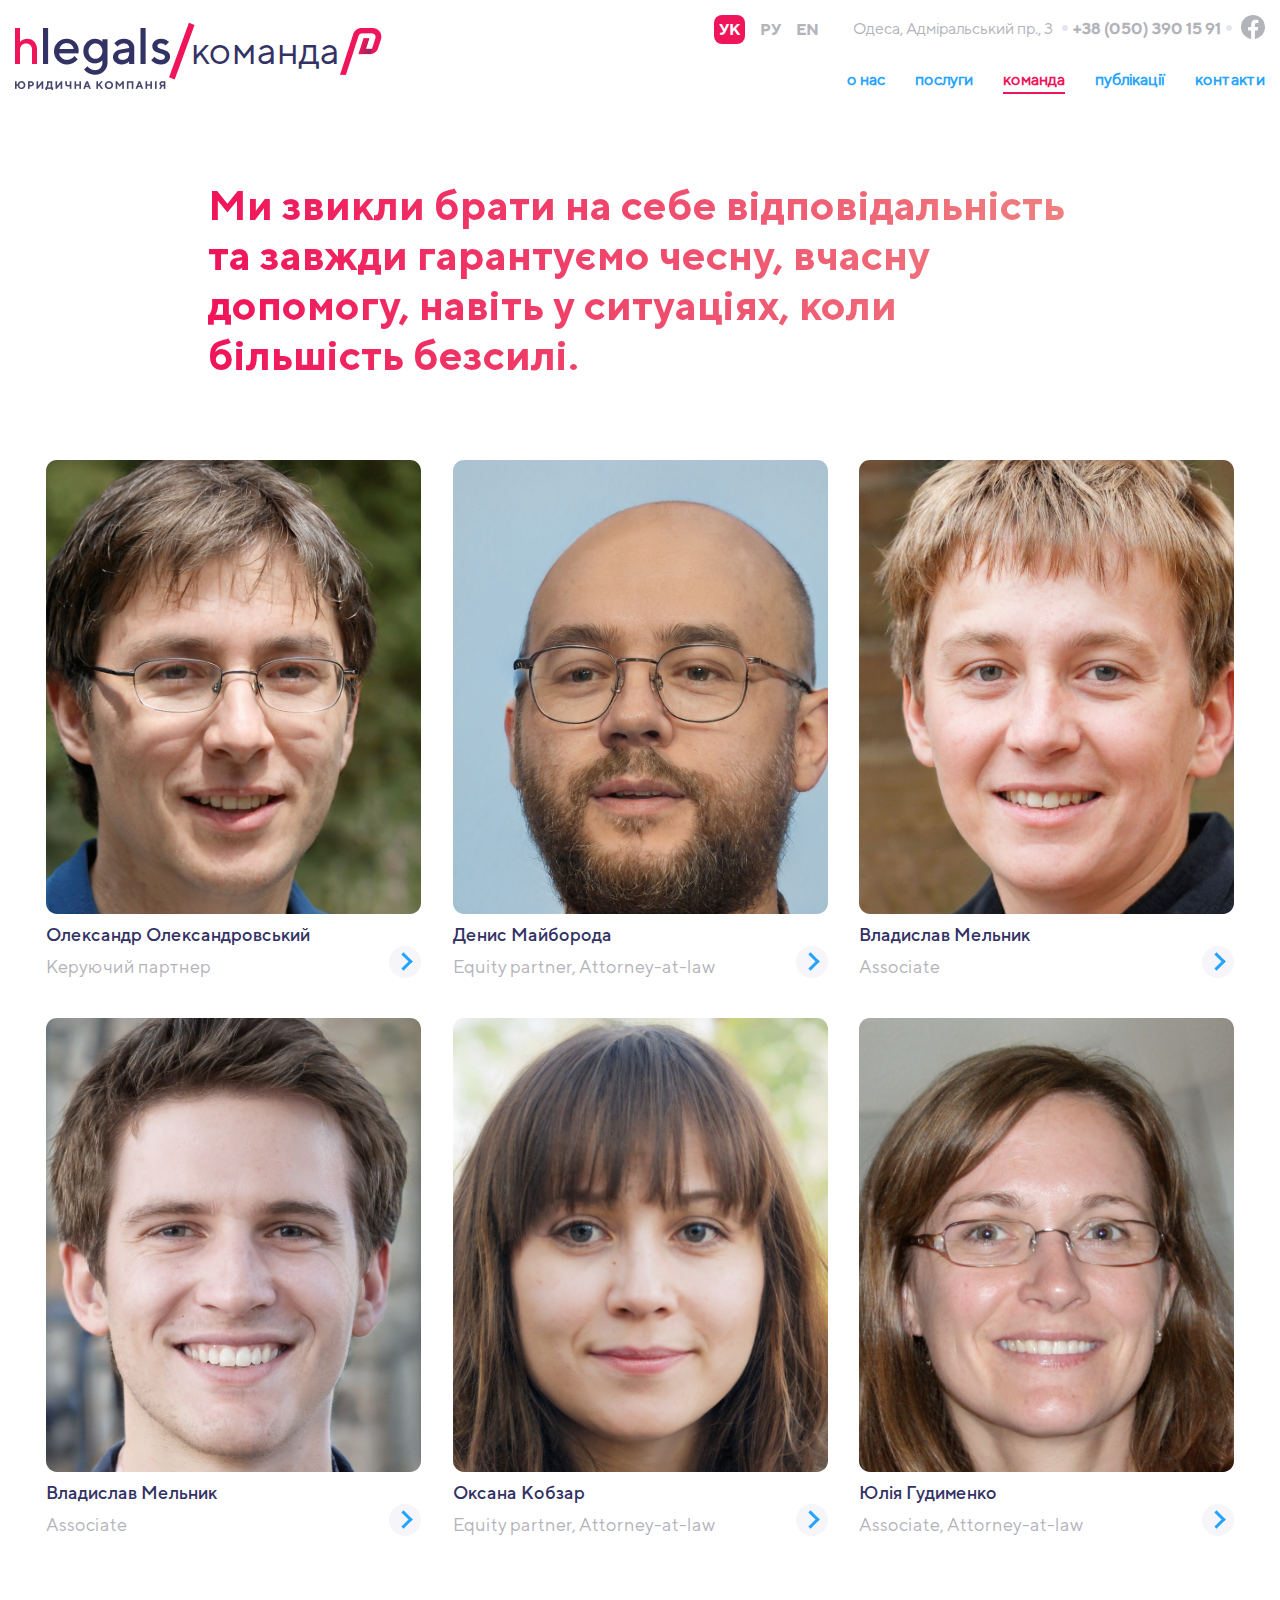
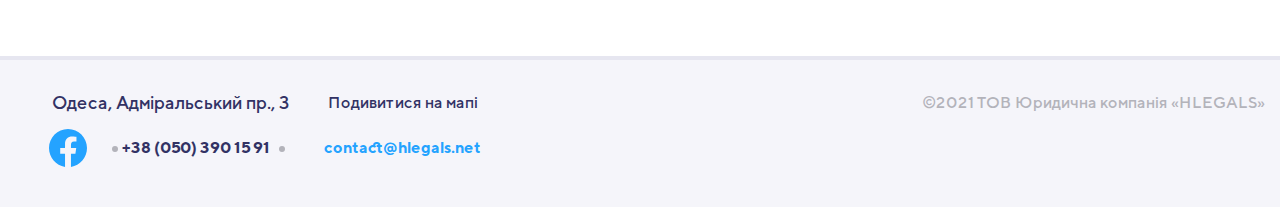
<file: team.html>
<!DOCTYPE html>
<html lang="uk">
<head>
    <meta charset="UTF-8">
    <meta http-equiv="X-UA-Compatible" content="IE=edge">
    <meta name="viewport" content="width=device-width, initial-scale=1.0">
    <title>team</title>
    <link rel="stylesheet" href="/styles/normalize.css" />
    <link rel="stylesheet" href="/styles/fonts.css" />
    <link rel="stylesheet" href="/styles/index.css" />
    <link rel="stylesheet" href="/styles/index-dekstop.css" />
</head>
<body>
    <svg style="display: none;">
        <symbol id="facebook" viewBox="0 0 24 24">
            <g>
                <path d="M24 12.0733C24 5.40541 18.6274 0 12 0C5.37258 0 0 5.40541 0 12.0733C0 18.0995 4.38823 23.0943 10.125 24V15.5633H7.07813V12.0733H10.125V9.41343C10.125 6.38755 11.9165 4.71615 14.6576 4.71615C15.9705 4.71615 17.3438 4.95195 17.3438 4.95195V7.92313H15.8306C14.3399 7.92313 13.875 8.85379 13.875 9.80857V12.0733H17.2031L16.6711 15.5633H13.875V24C19.6118 23.0943 24 18.0995 24 12.0733Z"/>
            </g>
        </symbol>
    </svg>
    
    <header class="header">
        <div class="container-1350">
            <div class="internal_header">
                <div class="information-contacts information-contacts__main">
                    <ul class="languages">
                        <li><a class="language active" href="#">УК</a></li>
                        <li><a class="language language__main" href="#">РУ</a></li>
                        <li><a class="language language__main" href="#">EN</a></li>
                    </ul>
                    
                    <div class="header_contacts">
                        <p class="address">Одеса, Адміральський пр., 3</p>
						<a href="tel:+380503901591" class="tel">+38 (050) 390 15 91</a>
						<a href="https://www.facebook.com/" class="header_link">
                            <svg class="header_icon header_icon__main">
                                <use xlink:href="#facebook"></use>
							</svg>
						</a>
					</div>
				</div>

				<div class="head_wrap">
					<div class="logo_start">
						<a href="#" class="logo_start__main">
							<img src="images/logo-black.png" alt="#"></a>
							<a class="logo_head__nav" href="#">команда</a>
							<img src="images/logo-w.png" alt="#">
						</div>
                        
						<ul class="contacts_menu">
                            <li class="nav_link nav_link__main"><a href="#">о нас</a></li>
                            <li class="nav_link nav_link__main"><a href="#">послуги</a></li>
                            <li class="nav_link nav_link__main active"><a href="#">команда</a></li>
                            <li class="nav_link nav_link__main"><a href="#">публікації</a></li>
                            <li class="nav_link nav_link__main"><a href="#">контакти</a></li>
                          </ul>
                          <button class="hamburger" type="button"></button>
                          <span class="hamburger__main"></span>
					</div>
				</div>
			</div>
	</header>

    <div class="section">
        <div class="team">
            <div class="container-1350">
                <div class="sector_team">
                <h2 class="gradient_for_title">Ми звикли брати на себе відповідальність та завжди гарантуємо чесну, вчасну допомогу, навіть у ситуаціях, коли більшість безсилі.</h2>
            </div>

                <div class="wrapper">
                    <div class="wrapper_itm">
                        <img src="images/a_a_team.svg" alt="#">
                        <a class="page_text" href="#">Олександр Олександровський</a>
                        <p class="page_text page_text__members">Керуючий партнер</p>
                        <a class="btn btn_team" href="#"></a>
                    </div>

                    <div class="wrapper_itm">
                        <img src="images/d_m_2.svg" alt="#">
                        <a class="page_text" href="#">Денис Майборода</a>
                        <p class="page_text page_text__members">Equity partner, Attorney-at-law</p>
                        <a class="btn btn_team" href="#"></a>
                    </div>

                    <div class="wrapper_itm">
                        <img src="images/v_m_3.svg" alt="#">
                        <a class="page_text" href="#">Владислав Мельник</a>
                        <p class="page_text page_text__members">Associate</p>
                        <a class="btn btn_team" href="#"></a>
                    </div>

                    <div class="wrapper_itm">
                        <img src="images/v_m_4.svg" alt="#">
                        <a class="page_text" href="#">Владислав Мельник</a>
                        <p class="page_text page_text__members">Associate</p>
                        <a class="btn btn_team" href="#"></a>
                    </div>

                    <div class="wrapper_itm">
                        <img src="images/o_k_5.svg" alt="#">
                        <a class="page_text" href="#">Оксана Кобзар</a>
                        <p class="page_text page_text__members">Equity partner, Attorney-at-law</p>
                        <a class="btn btn_team" href="#"></a>
                    </div>

                    <div class="wrapper_itm">
                        <img src="images/y_g_6.svg" alt="#">
                        <a class="page_text" href="#">Юлія Гудименко</a>
                        <p class="page_text page_text__members">Associate, Attorney-at-law</p>
                        <a class="btn btn_team" href="#"></a>
                    </div>
                </div>
            </div>
        </div>
    </div>

    <footer class="footer">
        <div class="container-1350">
            <div class="footer_inner">
                <div class="footer_wrapper">
                    <div class="footer_contacts">
                        <p>Одеса, Адміральський пр., 3</p>
                        <a href="contacts.html" class="page_nav">Подивитися на мапі</a>
                    </div>
                    <div class="footer_contacts">
                            <a href="https://www.facebook.com/" class="social_link" target="_blank"><svg class="main_icon"><use xlink:href="#facebook"></use></svg></a>
                            <a href="tel:+380503901591" class="tel">+38 (050) 390 15 91 </a>
                            <a href="mailto:contact@hlegals.net" class="contact_link contact_link__bold" target="blank">contact@hlegals.net</a>
                    </div>
                </div>
                <p class="hlegals-s">©2021 ТОВ Юридична компанія «HLEGALS»</p>
            </div>
        </div>
    </footer>
</body>
</html>
</file>
<file: styles/fonts.css>
/* Bold */

@font-face {
    font-family: 'TTNorms-Bold';
    src: url('../fonts/TTNorms-Bold.ttf');
}

/* Medium */

@font-face {
    font-family: 'TTNorms-Medium';
    src: url('../fonts/TTNorms-Medium.ttf');
}

/* Regular */

@font-face {
    font-family: 'TTNorms-Regular';
    src: url('../fonts/TTNorms-Regular.ttf');
}
</file>
<file: styles/index.css>
body {
  margin: 0;
  box-sizing: border-box;
  font-family: "TTNorms";
  font-style: normal;
  font-size: 18px;
  line-height: 1.2;
  color: #323264;
}

*,
*:before,
*:after {
  box-sizing: border-box;
}

h1,
h2,
h3,
h4,
h5,
h6 {
  margin: 0;
}

p {
  margin: 0;
}

li {
  list-style-type: none;
}

a {
  font-size: 16px;
  color: inherit;
  text-decoration: none;
  cursor: pointer;
}

img {
  max-width: 100%;
  display: block;
}

.container {
  width: 100%;
  margin: 0 auto;
  padding: 0 15px;
  max-width: 1140px;
  min-width: 320px;
}

.header {
  width: 100%;
  position: absolute;
  top: 0;
  left: 0;
  z-index: 100;
}

.container-1350 {
  margin: 0 auto;
  padding: 0 15px;
  max-width: 1350px;
}

.internal-header {
  padding: 55px 0px 20px;
}

.languages {
  display: flex;
  padding-right: 20px;
  font-family: 'TTNorms-Bold';
  font-weight: 700;
}

.languages .language__main.active {
  min-width: 29px;
  padding: 5px 6px;
  border-radius: 8px;
  color: white;
  background-color: #F0145A;
}

.languages li {
  padding-right: 15px;
}

.languages .language.active {
  min-width: 29px;
  padding: 5px 5px;
  border-radius: 8px;
  background-color: #F0145A;
  color: white;
}

.header_icon {
  width: 24px;
  height: 24px;
  fill: #fff;
  margin: 0;
}

.header_icon__main {
  fill: #B3B3BA;
}

.header_contacts {
  display: flex;
  font-size: 16px;
}

.address {
  padding-right: 20px;
  font-family: 'TTNorms-Regular';
  font-weight: normal;
}

.tel {
  font-family: 'TTNorms-Bold';
  font-weight: 700;
  position: relative;
  margin-right: 20px;
}

.contacts_text {
  font-size: 21px;
  line-height: 30px;
  position: relative;
  padding-bottom: 20px;
  margin-bottom: 40px;
}

.contacts_text:nth-child(2) {
  padding-bottom: 0;
  margin-bottom: 20px;
}

.contacts_text:nth-child(1)::before {
  content: '';
  width: 100%;
  height: 4px;
  background-color: #E6E6F0;
  position: absolute;
  bottom: 0;
  left: 0;
  z-index: 1;
}

.facebook-white {
  width: 24px;
  height: 24px;
  fill: #fff;
  margin: 0;
}

.head_wrap {
  display: flex;
  justify-content: space-between;
  align-items: flex-start;
  color:white;
  font-family: 'TTNorms-Regular';
  position: relative;
}

.logo_start {
  display: flex;
  align-items: flex-start;
  margin-top: -40px;
}

.logo_head {
  display: block;
}

.logo_head__nav {
  font-family: 'TTNorms-Regular';
  font-size: 38px;
  font-weight: 400;
  color: #323264;
  margin-left: 20px;
}

.logo_start__main {
  position: relative;
}

.logo_start__main::after {
  content: '';
  border: 3px solid #F0145A;
  width: 37%;
  transform: rotate(110deg);
  position: absolute;
  top: 20px;
  right: -40px;
  z-index: 1;
}

.nav_link__main {
  color: #24A3FF;
}

.nav_link__main.active {
  color: #F0145A;
  padding-bottom: 3px;
  border-bottom: 2px solid #F0145A;
  transition: .3s linear;
}

.nav_link__main:hover {
  color: #F0145A;
  padding-bottom: 3px;
}

.our_contacts {
  display: block;
}

.contacts_menu li:not(:nth-child(5)) {
  margin-right: 30px;
}

.hamburger {
  display: none;
  cursor: pointer;
  background: none;
  padding: 9px 2px;
  border: 0;
  background-color: transparent;
}

.hamburger__main {
  position: relative;
  display: none;
  width: 30px;
  height: 3px;
  background-color: white;
  font-size: 0;
}

.hamburger__main::before,
.hamburger__main::after {
  content: "";
  width: 100%;
  height: 100%;
  background-color: white;
  position: absolute;
  right: 0;
  z-index: 1;
}

.hamburger__main::before {
  top: -8px;
}

.hamburger__main::after {
  bottom: -8px;
}

.section_gradient {
  height: 100vh;
  margin: 0 auto;
  background-image: -o-linear-gradient(47.99deg, #323264 14.33%, #323264 51.39%, #7A425E 87.53%);
  background-image: linear-gradient(42.01deg, #323264 14.33%, #323264 75%, #7A425E 87.53%);
}

.section_gradient__column {
  height: auto;
  margin: 0 auto 60px;
  padding-bottom: 80px;
  border-radius: 0 0 12px 12px;
  background-image: -o-linear-gradient(221.43deg, #323264 50%, #323264 85%, #643E72 98%);
  background-image: linear-gradient(228.57deg, #323264 50%, #323264 90%, #643E72 98%);
  position: relative;
  z-index: 10;
}

.section_gradient__column::after {
  content: '';
  display: block;
  width: 98%;
  height: 10px;
  background-color: #CACADB;
  border-radius: 0px 0px 12px 12px;
  position: absolute;
  bottom: -10px;
  left: 0;
  right: 0;
  margin: auto;
  z-index: 5;
}

.section_gradient__column::before {
  content: '';
  display: block;
  width: 96%;
  height: 10px;
  background-color: #E7E7F2;
  border-radius: 0px 0px 12px 12px;
  position: absolute;
  bottom: -19px;
  left: 0;
  right: 0;
  margin: auto;
  z-index: 1;
}

.section {
  padding-top: 180px;
  position: relative;
  z-index: 5;
}

.section_title {
  font-family: 'TTNorms-Medium';
  display: block;
  text-align: center;
  font-weight: 500;
  font-size: 38px;
  line-height: 45px;
  color: white;
  padding-top: 70px;
  position: absolute;
  top: 15%;
  z-index: 1;
}

.section_banner {
  max-width: 595px;
  margin: 0 auto;
  background-position: top center;
  background-repeat: no-repeat;
  background-size: 100%;
  position: relative;
}

.section_banner img {
  padding-top: 80px;
}

.section_shade {
  width: 100%;
  height: 300px;
  position: absolute;
  bottom: -14%;
  left: 0;
  z-index: 1;
}

.tags {
  margin-bottom: 60px;
}

.tag_1 {
  display: flex;
  flex-flow: row nowrap;
  justify-content: space-evenly;
  align-items: center;
}

.tag_with__choice {
  flex: 0 0 35%;
  max-width: 35%;
  padding-right: 40px;
  position: relative;
}

.tag_with__choice::after {
  content: '';
  height: 100%;
  position: absolute;
  display: block;
  border: 2px solid #E6E6F0;
  transform: rotate(0deg);
  height: 100%;
  position: absolute;
  top: 0;
  right: 0;
  z-index: 1;
}

.all_links__choices:not(:last-child) {
  margin: 0 0 20px;
}

.tag_links {
  font-family: 'TTNorms-Bold';
  display: block;
  text-align: right;
  font-size: 42px;
  font-weight: 700;
  line-height: 49px;
  color: #B3B3BA;
  position: relative;
}

.tag_links:hover {
  display: block;
  font-size: 42px;
  font-weight: 700;
  line-height: 50px;
  background: -o-linear-gradient(359.87deg, #EF8080 0.84%, #F0145A 99.96%);
  background: linear-gradient(90.13deg, #EF8080 0.84%, #F0145A 99.96%);
  -webkit-background-clip: text;
          background-clip: text;
  -webkit-text-fill-color: transparent;
}

.tag_links::after {
  content: '';
  opacity: 0;
  height: 100%;
  border-right: 4px solid #F0145A;
  position: absolute;
  top: 0;
  right: -40px;
  z-index: 5;
}

.tag_links:hover::after {
  opacity: 1;
}

.tag_links.active_link {
  display: block;
  font-size: 42px;
  font-weight: 700;
  line-height: 50px;
  background: -o-linear-gradient(359.87deg, #EF8080 0.85%, #F0145A 99.95%);
  background: linear-gradient(90.13deg, #EF8080 0.85%, #F0145A 99.95%);
  -webkit-background-clip: text;
          background-clip: text;
  -webkit-text-fill-color: transparent;
}

.first_page__text {
  display: flex;
  display: -webkit-box;
  display: -ms-flexbox;
  -webkit-box-orient: vertical;
  -webkit-box-direction: normal;
      -ms-flex-direction: column;
          flex-direction: column;
  -webkit-box-flex: 0;
      -ms-flex: 0 0 50%;
          flex: 0 0 50%;
  max-width: 50%;
  display: none;
}

.first_page__text.appareant {
  display: flex;
}

.page_title {
  font-family: 'TTNorms-Medium';
  font-size: 32px;
  font-weight: 500;
  line-height: 38px;
  color: white;
  margin-bottom: 20px;
}

.text_title__main {
  font-family: 'TTNorms-Regular';
  font-size: 21px;
  line-height: 30px;
  color: white;
}

.services_header {
  margin-bottom: 68px;
}

.fot_nav {
  font-family: 'TTNorms-Bold';
  font-size: 14px;
  font-weight: 700;
  line-height: 17px;
  text-transform: uppercase;
  position: relative;
  letter-spacing: 1px;
}

.services_nav {
  color: rgba(255, 255, 255, 0.5);
}

.services_nav::after {
  content: '';
  border: solid rgba(255, 255, 255, 0.5);
  border-width: 0 2px 2px 0;
  display: inline-block;
  padding: 3px;
  position: absolute;
  top: 4px;
  right: -10px;
  z-index: 1;
  transform: rotate(-45deg);
}

.wrapper {
  display: flex;
  flex-wrap: wrap;
  justify-content: space-between;
}

.wrapper_itm {
  display: flex;
  max-width: 30%;
  flex-direction: column;
}

.law_terms {
  display: inline-flex;
  width: 92px;
  height: 92px;
  padding: 14px;
  background-color: white;
  border: 1px solid transparent;
  border-radius: 24px;
  margin-bottom: 20px;
}

.law_page {
  font-family: 'TTNorms-Medium';
  font-size: 24px;
  font-weight: 500;
  line-height: 29px;
  color: #24A3FF;
}

.law_page__big {
  margin-bottom: 15px;
}

.page_text {
  font-family: 'TTNorms-Medium';
  color: #323264;
  font-size: 18px;
  line-height: 22px;
  margin-top: 10px;
}

.page_text__parts {
  font-size: 18px;
  font-weight: 400;
  line-height: 26px;
  color: white;
}

.team_members {
  display: block;
  position: relative;
  overflow: hidden;
}

.team_members_slick {
  display: block;
}

.team_members_itm {
  background-color: #F5F5FA;
  border-radius: 12px;
  display: flex;
}

.team_members_content {
  display: flex;
  flex-direction: column;
  flex: 0 0 63%;
  max-width: 63%;
  padding: 40px 20px 0 40px;
}

.team_lead {
  color: #24A3FF;
  text-transform: uppercase;
  text-decoration: none;
  font-size: 14px;
  font-weight: 700;
  margin: 0 0 3px 0;
}

.gradient_for_title {
  font-family: 'TTNorms-Bold';
  display: block;
  font-size: 42px;
  font-weight: 700;
  line-height: 50px;
  background: linear-gradient(90.13deg, #F0145A 0.84%, #EF8080 99.96%);
  -webkit-background-clip: text;
  background-clip: text;
  -webkit-text-fill-color: transparent;
}

.page_text__banner {
  font-size: 18px;
  line-height: 19px;
  color: #B3B3BA;
}

.text_for_comp {
  font-family: 'TTNorms-Medium';
  font-weight: normal;
  margin-top: 20px;
  font-size: 18px;
  line-height: 21px;
  color: #B3B3BA;
}

.page_text__members {
  font-family: 'TTNorms-Regular';
  font-size: 18px;
  line-height: 22px;
  color: #B3B3BA;
}

.hlegals-s {
  font-family: 'TTNorms-Medium';
  font-size: 16px;
  font-weight: normal;
  line-height: 22px;
  color: #B3B3BA;
}

.profession {
  margin-bottom: 20px;
}

.profession_wrapper {
  width: 100%;
  border-radius: 12px 0px 0px 0px;
  padding: 20px 0 20px;
}

.profession_itm {
  flex: 0 0 33.3333%;
  max-width: 33.3333%;
  justify-content: flex-end;
  align-items: flex-start;
  padding: 20px;
  border-left: 2px solid white;
  border-bottom: 1px solid white;
}

.profession_nav {
  width: 100%;
  color: #F0145A;
  padding-bottom: 20px;
}

.profession_title {
  font-family: 'TTNorms-Medium';
  font-size: 24px;
  font-weight: 500;
  line-height: 29px;
  color: #686887;
  padding-bottom: 20px;
}

.page_text__banner {
  font-family: 'TTNorms-Regular';
  font-size: 18px;
  line-height: 26px;
  color: #B3B3BA;
}

.friends_itm {
  flex: 0 0 25%;
  max-width: 25%;
  height: 120px;
  background-color: transparent;
}

.friends_itm:nth-child(1) {
  background-color: #1C4280;
}

.friends_itm:nth-child(2) {
  background-color: #143646;
}

.friends_itm:nth-child(3) {
  background-color: #F48B30;
}

.friends_itm:nth-child(4) {
  background-color: #9E4DC3;
}

.friends_itm:nth-child(5) {
  background-color: #FD9339;
}

.friends_itm:nth-child(6) {
  background-color: #E2E2E4;
}

.friends_itm:nth-child(7) {
  background-color: #C71C36;
}

.friends_itm:nth-child(8) {
  background-color: #DCF3F9;
}

.friends_itm:nth-child(9) {
  background-color: #EAEAEA;
}

.friends_itm:nth-child(10) {
  background-color: #282240;
}

.friends_itm:nth-child(11) {
  background-color: #1D4568;
}

.friends_itm:nth-child(12) {
  background-color: #000000;
}

.friends_link {
  width: 100%;
  min-height: 100%;
  display: flex;
  justify-content: center;
  align-items: center;
}

.contact_link {
  font-family: 'TTNorms-Bold';
  font-size: 16px;
  font-weight: 700;
  line-height: 19px;
  color: #24A3FF;
}

.main_icon {
  display: block;
  width: 38px;
  height: 38px;
  fill: #24A3FF;
}

.information-contacts {
  display: flex;
  justify-content: flex-end;
  align-items: center;
  color: white;
  margin-bottom: 10px;
}

.information-contacts__main {
  color: #B3B3BA;
}

.facebook-white {
  width: 24px;
  height: 24px;
  fill: #fff;
  margin: 0;
}

.header_contacts {
  display: flex;
  font-size: 16px;
  align-items: center;
}

.header_contacts .tel {
  font-family: 'TTNorms-Medium';
  font-weight: 700;
  position: relative;
  margin-right: 20px;
}

.header_contacts .tel::before {
  content: "";
  width: 6px;
  height: 6px;
  border-radius: 50%;
  background-color: #E6E6F0;
  position: absolute;
  bottom: 38%;
  left: -11px;
}

.header_contacts .tel::after {
  content: "";
  width: 6px;
  height: 6px;
  border-radius: 50%;
  background-color: #E6E6F0;
  position: absolute;
  top: 30%;
  right: -11px;
}

.contacts_menu {
  display: flex;
  align-self: center;
  font-weight: 700;
  margin: 0;
  padding: 0;
}

.btn {
  display: flex;
  justify-content: center;
  align-items: center;
  cursor: pointer;
  transition: 0.5s ease-in-out;
  background: transparent;
  border: none;
  text-decoration: none;
}

.btn:hover {
  text-decoration: none;
}

.btn__blue {
  font-family: 'TTNorms-Bold';
  width: 100%;
  max-width: 250px;
  padding: 20px 0;
  font-size: 14px;
  background-color: #24A3FF;
  color: white;
  border-radius: 12px;
  margin: auto;
}

.btn__blue:hover {
  background-color: #0085FF;
  transition: 0.5s ease-in-out;
}

.btn__blue:active {
  background-color: #006CCF;
  transition: 0.5s ease-in-out;
}

.btn_down {
  width: 42px;
  height: 42px;
  border: 1px solid #FFFFFF;
  border-radius: 50%;
  margin: auto;
  opacity: 50%;
  position: absolute;
  bottom: 7%;
  left: 0;
  right: 0;
  z-index: 5;
}

.btn_down::after {
  content: '';
  border: solid #fff;
  border-width: 0 2px 2px 0;
  display: inline-block;
  padding: 8px;
  transform: rotate(45deg);
  position: absolute;
  bottom: 12px;
  left: 11px;
  z-index: 1;
}

.btn_team {
  width: 32px;
  height: 32px;
  border-radius: 50%;
  background-color: #F5F5FA;
  position: absolute;
  bottom: 0;
  right: 0;
  z-index: 5;
}

.btn_team::after {
  content: '';
  border: solid #24A3FF;
  border-width: 0 3px 3px 0;
  display: inline-block;
  padding: 5px;
  transform: rotate(-45deg);
  position: absolute;
  bottom: 10px;
  right: 11px;
  z-index: 1;
}

.team .wrapper_itm {
  position: relative;
  margin-bottom: 40px;
}

.footer {
  border-top: 4px solid #E6E6F0;
  background-color: #F5F5FA;
}

.footer_inner {
  display: flex;
  justify-content: space-between;
  padding: 32px 0 40px;
}

.footer_wrapper {
  display: flex;
  flex: 0 0 40%;
  max-width: 40%;
  flex-direction: column;
}

.footer_contacts {
  font-family: 'TTNorms-Medium';
  display: flex;
  width: 100%;
  justify-content: space-evenly;
  align-items: center;
}

.footer_contacts:not(:nth-child(2)) {
  margin-bottom: 15px;
}

.footer .fot_nav {
  color: #24A3FF;
}

.footer .fot_nav::before {
  content: "";
  width: 6px;
  height: 6px;
  border-radius: 50%;
  background-color: #B3B3BA;
  position: absolute;
  top: 30%;
  left: -15px;
}

.footer .tel {
  position: relative;
}

.footer .tel::before {
  content: "";
  width: 6px;
  height: 6px;
  border-radius: 50%;
  background-color: #B3B3BA;
  position: absolute;
  top: 40%;
  left: -10px;
}

.footer .tel::after {
  content: "";
  width: 6px;
  height: 6px;
  border-radius: 50%;
  background-color: #B3B3BA;
  position: absolute;
  top: 40%;
  right: -15px;
}

.articles {
  border-radius: 12px 12px 0 0;
  padding-top: 40px;
  background-color: #F5F5FA;
}

.articles .gradient_for_title {
  margin-bottom: 34px;
}

.articles .wrapper {
  display: flex;
  flex-direction: row;
  flex-wrap: wrap;
  position: relative;
}

.articles .wrapper_itm {
  background-color: white;
  border-radius: 8px;
  margin-bottom: 40px;
}

.articles .wrapper_itm img {
  min-height: 233px;
  overflow: hidden;
}

.articles_nav {
  color: #24A3FF;
}

.articles_nav::after {
  border: solid #24A3FF;
  border-width: 0 2px 2px 0;
  display: inline-block;
  padding: 3px;
  transform: rotate(-45deg);
  position: absolute;
  top: 4px;
  left: 91px;
  z-index: 1;
}

.articles_content {
  padding: 20px 21px;
}

.articles_header {
  border-bottom: 4px solid #E6E6F0;
  margin-bottom: 20px;
}

.articles_title {
  font-family: 'TTNorms-Medium';
  font-size: 18px;
  font-weight: normal;
  line-height: 21px;
  color: #24A3FF;
  padding-bottom: 20px;
}

.articles_text {
  font-family: 'TTNorms-Medium';
  margin: 0;
  padding: 0;
  color: #000000;
  font-size: 16px;
  font-weight: 400;
  line-height: 22px;
}

.articles_date {
  font-family: 'TTNorms-Medium';
  font-size: 12px;
  letter-spacing: 1px;
  line-height: 2;
  color: #B3B3BA;
  text-transform: uppercase;
  padding-bottom: 10px;
}

.articles .btn__blue {
  position: absolute;
  left: 0;
  bottom: 60%;
  right: 0;
  z-index: 10;
}

.articles_gradient {
  width: 100%;
  height: 600px;
  position: absolute;
  bottom: 0;
  left: 0;
  z-index: 5;
  background: linear-gradient(180deg, rgba(245, 245, 250, 0) 0%, #F5F5FA 86.5%);
}

.fot_nav__confidence {
  display: block;
  text-align: center;
  margin-bottom: 30px;
  text-transform: uppercase;
  color: #323264;
}

.contacts_text {
  font-family: 'TTNorms-Regular';
  font-size: 21px;
  line-height: 30px;
  position: relative;
  padding-bottom: 20px;
  margin-bottom: 40px;
}

.contacts_text:nth-child(2) {
  padding-bottom: 0;
  margin-bottom: 20px;
}

.contacts_text:nth-child(1)::before {
  content: '';
  width: 100%;
  height: 4px;
  background-color: #E6E6F0;
  position: absolute;
  bottom: 0;
  left: 0;
  z-index: 1;
}

.contacts .contact_link {
  position: relative;
  padding-bottom: 40px;
  margin-bottom: 20px;
}

.contacts .contact_link::after {
  content: '';
  width: 100%;
  height: 4px;
  background-color: #E6E6F0;
  position: absolute;
  bottom: 0;
  left: 0;
  z-index: 1;
}

.contacts_link {
  display: flex;
  flex-basis: 40%;
  max-width: 40%;
  align-items: flex-end;
  justify-content: space-around;
  font-size: 12px;
  font-weight: 700;
  line-height: 16px;
  letter-spacing: 1px;
  text-transform: uppercase;
  color: #24A3FF;
}


/*Contacts*/

.wrap_col__small {
  font-family: sans-serif;
}

.map {
  width: 100%;
  padding-top: 80px;
}

.wrapping {
  display: flex;
  flex-flow: row nowrap;
  justify-content: space-evenly;
  align-items: center;
}

.wrapping_col {
  display: flex;
  flex-direction: column;
}

.wrapping_col__big {
  flex: 0 0 50%;
  max-width: 50%;
}

.wrapping_col__small {
  flex: 0 0 35%;
  max-width: 35%;
  position: relative;
}

.form {
  display: flex;
  flex-direction: column;
  max-width: 80%;
  padding: 20px;
  position: relative;
  align-items: stretch;
  background-color: #F5F5FA;
  border: 1px solid transparent;
  border-radius: 12px;
}

.form #name,
.form #telNumb,
.form #eMail {
  font-family: 'TTNorms-Regular';
  outline: none;
  font-size: 18px;
  line-height: 26px;
  color: #B3B3BA;
  background-color: white;
  border: none;
  border-radius: 8px;
  padding: 11px;
  margin-bottom: 20px;
}

.form #textArea {
  font-family: 'TTNorms-Regular';
  resize: vertical;
  font-size: 18px;
  outline: none;
  line-height: 26px;
  color: #B3B3BA;
  background-color: white;
  border: none;
  border-radius: 8px;
  padding: 10px;
  margin-bottom: 20px;
}

.form label[for=telNumb] {
  font-family: 'TTNorms-Bold';
  letter-spacing: 1px;
  color: #B3B3BA;
  font-size: 18px;
  line-height: 26px;
  text-transform: uppercase;
  text-indent: 15px;
  outline: none;
  padding-bottom: 10px;
}


/*Publications*/

.articles_items {
  position: relative;
  padding-bottom: 40px;
}

.articles_items .btn__blue {
  position: absolute;
  bottom: 14px;
  left: 0;
  right: 0;
  z-index: 10;
}

.articles_table {
  display: flex;
  justify-content: center;
  margin-bottom: 40px;
}

.btn_tabs {
  min-width: 260px;
  width: auto;
  background-color: #E6E6F0;
  border-radius: 12px;
  padding: 0;
  display: inline-flex;
  justify-content: space-between;
}

.btn__nav {
  font-family: 'TTNorms-Medium';
  max-width: 130px;
  width: 100%;
  padding: 8px 0;
  font-size: 18px;
  font-weight: 500;
  background-color: transparent;
  border-radius: 12px;
}

.btn__nav.active {
  max-width: 130px;
  width: 100%;
  font-size: 18px;
  font-weight: 500;
  background-color: white;
  border: solid #E6E6F0;
  border-radius: 12px;
  margin: auto;
}


/*team*/

.team {
  margin-bottom: 80px;
}

.sector_team {
  max-width: 864px;
  margin: 0 auto 80px;
}

.team .wrap_col__small {
  padding: 0;
}

.team_contacts {
  display: flex;
  justify-content: flex-start;
  align-items: center;
  border-bottom: 2px solid #E6E6F0;
  padding: 10px 0 20px;
  margin-bottom: 40px;
}

.team .contact_link {
  margin-left: 26px;
  position: relative;
}

.team .contact_link:nth-child(2)::after {
  content: "";
  width: 6px;
  height: 6px;
  border-radius: 50%;
  background-color: #E6E6F0;
  position: absolute;
  top: 40%;
  right: -15px;
}

.team .contact_link:nth-child(2)::before {
  content: "";
  width: 6px;
  height: 6px;
  border-radius: 50%;
  background-color: #E6E6F0;
  position: absolute;
  top: 40%;
  left: -15px;
}
</file>
<file: styles/index-dekstop.css>
@media all and (max-width: 1999px) {
    .team .wrapper {
      justify-content: space-evenly;
    }
  }
  
  @media all and (max-width: 1270px) {
    .team_members .gradient_for_title {
      font-size: 32px;
    }
  }
  
  @media all and (max-width: 1200px) {
    .container {
      max-width: 960px;
    }
  }
  
  @media all and (max-width: 1199px) {
    .wrapper {
      justify-content: center;
    }
  
    .wrapper_itm {
      max-width: 40%;
    }
  
    .form {
      max-width: 100%;
    }
  
    .team_members_content {
      flex: 0 0 50%;
      max-width: 50%;
      padding: 40px 0 0 40px;
    }
  
    .footer_wrapper {
      flex: 0 0 50%;
      max-width: 50%;
    }
  
    .tag_with__choice {
      flex: 0 0 40%;
      max-width: 40%;
    }
  
    .services .wrapper {
      justify-content: space-evenly;
    }
  
    .articles .wrapper {
      justify-content: space-evenly;
    }
  
    .team .wrap_col__small {
      align-self: flex-start;
    }
  }
  
  @media all and (max-width: 992px) {
    .wrap_col__small {
      flex: 0 0 40%;
      max-width: 40%;
      padding: 0;
    }
  
    .page_text__black {
      font-size: 18px;
    }
  
    .header_inner {
      padding: 20px 0px 20px;
    }
  
    .information-contacts {
      justify-content: flex-start;
    }
  
    .head_wrap {
      flex-direction: column;
    }
  
    .logo_start {
      margin-top: 0;
      margin-bottom: 15px;
    }
  
    .team_members .gradient_for_title {
      font-size: 26px;
      line-height: 1;
    }
  
    .team_members_itm {
      flex-direction: row;
      align-items: center;
      padding: 20px;
    }
  
    .team_members_itm img {
      width: 60px;
      height: 60px;
      border-radius: 50%;
    }
  
    .team_members_content {
      flex: 0 0 70%;
      max-width: 70%;
    }
  
    .footer_inner {
      flex-direction: column;
      align-items: center;
    }
  
    .footer_wrapper {
      width: 55%;
      flex: 0 0 100%;
      max-width: 100%;
    }
  
    .footer_contacts {
     justify-content: space-between;
    }
  
    .section_gradient__column {
      padding-top: 40px;
    }
  
    .section {
      padding-top: 240px;
    }
  
    .all_link_choices:not(:last-child) {
      margin: 0 0 10px;
    }
  
    .tag_links {
      font-size: 32px;
      line-height: 45px;
    }
  
    .tag_links:hover {
      font-size: 32px;
    }
  
    .tag_links.active_link {
      font-size: 32px;
      line-height: 45px;
    }
  
    .page_title {
      margin-bottom: 10px;
      font-size: 28px;
    }
  
    .tag_with__choice {
      flex: 0 0 45%;
      max-width: 45%;
    }
  
    .profession_itm {
      flex: 0 0 50%;
      max-width: 50%;
    }
  
    .friends_itm {
      flex: 0 0 calc(100% / 3);
      max-width: calc(100% / 3);
    }
  
    .about .gradient_for_title {
      font-size: 32px;
    }
  
    .contacts_link {
      -ms-flex-preferred-size: 50%;
          flex-basis: 50%;
      max-width: 50%;
    }
  }
  
  @media all and (max-width: 850px) {
    .articles .wrapper_itm {
      max-width: 45%;
    }
  }
  
  @media all and (max-width: 842px) {
    .articles .wrapper_itm img {
      height: auto;
    }
  }
  
  @media all and (max-width: 806px) {
    .friends_itm {
      flex: 0 0 calc(100% / 2);
      max-width: calc(100% / 2);
    }
  }
  
  @media all and (max-width: 768px) {
    .wrapper_itm {
      max-width: 100%;
    }
  
    .wrapping {
      flex-flow: column wrap;
      justify-content: center;
      align-items: flex-start;
    }
  
    .wrapping_col__small {
      flex: 0 0 100%;
      max-width: 100%;
      padding-right: 0;
    }
  
    .wrapping_col__big {
      flex: 0 0 100%;
      max-width: 100%;
    }
  
    .team_members_content {
      flex: 0 0 60%;
      max-width: 60%;
      padding: 20px;
    }
  
    .footer_wrapper {
      width: 70%;
      justify-content: center;
    }
  
    .footer_contacts {
      justify-content: space-evenly;
    }
  
    .footer .fot_nav::before {
      display: none;
    }
  
    .footer .tel::before {
      display: none;
    }
  
    .footer .tel::after {
      display: none;
    }
  
    .tag_links {
      text-align: center;
    }
  
    .tag_links::after {
      display: none;
    }
  
    .tag_1 {
      flex-flow: column wrap;
      justify-content: center;
      align-items: center;
    }
  
    .tag_with__choice {
      flex: 0 0 100%;
      max-width: 100%;
      padding: 0 0 30px 0;
    }
  
    .tag_with__choice::after {
      transform: translateY(100px) translateX(-210px) rotate(-90deg);
    }
  
    .first_page__text {
      flex: 0 0 100%;
      max-width: 100%;
      text-align: center;
    }
  
    .profession_wrapper {
      flex-direction: column;
    }
  
    .profession_itm {
      flex: 0 0 100%;
      max-width: 100%;
    }
  
    .services_header {
      margin-bottom: 40px;
    }
  
    .articles {
      padding-bottom: 40px;
    }
  
    .articles .wrapper_itm {
      max-width: 100%;
    }
  
    .articles .btn__blue {
      bottom: -28px;
    }
  
    .articles_gradient {
      background: none;
    }
  
    .articles_items .btn__blue {
      bottom: 14px;
    }
    
  
    .contacts .wrap {
      align-items: stretch;
    }
  
    .contacts_link {
      flex-basis: 100%;
      max-width: 100%;
      justify-content: center;
    }
  }
  
  @media all and (max-width: 640px) {
    .information-contacts {
      justify-content: space-between;
      margin-bottom: 20px;
    }
  
    .languages {
      padding: 0;
    }
  
    .header_icon {
      display: none;
    }
  
    .header_contacts .address {
      display: none;
    }
  }
  
  @media all and (max-width: 635px) {
    .information-contacts {
      justify-content: space-between;
      margin-bottom: 20px;
    }
  
    .languages {
      padding: 0;
    }
  
    .header_icon {
      display: none;
    }
  
    .header_contacts .address {
      display: none;
    }
  }

  @media all and (max-width: 605px) {
    .footer_wrapper {
      width: 100%;
    }
  }
  
  @media all and (max-width: 576px) {
    .wrapping_col__big {
      flex: 0 0 100%;
      max-width: 100%;
    }
  
    .logo_start {
      align-items: center;
      margin-bottom: 0;
    }
  
    .logo_head__nav {
      font-size: 19px;
    }
  
    .our_contacts {
      width: 100%;
      text-align: center;
      position: absolute;
      right: 0;
      top: 100%;
      display: none;
    }
  
    .contacts_menu {
      width: 100%;
      background: rgba(255, 255, 255, 0.8);
      backdrop-filter: blur(12px);
      border-radius: 12px;
      padding: 20px;
      flex-direction: column;
    }
  
    .contacts_menu li:not(:nth-child(5)) {
      margin-right: 0;
    }

    .nav_link__main {
      width: 100%;
      font-size: 24px;
      color: #24A3FF;
    }

    .nav_link__main.active {
      border: none;
    }
  
    .hamburger {
      display: block;
      position: absolute;
      top: 30%;
      right: 0;
    }

    .hamburger__main {
      display: block;
      position: absolute;
      top: 30%;
      right: 0;
    }
  
    .team_members .gradient_for_title {
      font-size: 32px;
      line-height: 1;
    }
  
    .team_members_itm {
      flex-direction: column-reverse;
      align-items: flex-start;
      padding: 20px;
    }
  
    .friends_itm {
      flex: 0 0 calc(100% / 1);
      max-width: calc(100% / 1);
    }
    
    .articles_header {
      border: none;
    }
  
    .articles_text {
      display: none;
    }
  }
  
  @media all and (max-width: 575px) {
    .team_members_content {
      flex: 0 0 90%;
      max-width: 90%;
    }
  }
  
  @media all and (max-width: 480px) {
    .gradient_for_title {
      font-size: 32px;
      line-height: 1;
    }
  
    .team_members .gradient_for_title {
      font-size: 26px;
    }
  
    .team_members .slick-dots button {
      width: 10px;
      height: 10px;
    }
  
    .team_members .slick-dots li {
      margin-right: 0px;
    }
  
    .footer_inner p {
      text-align: center;
    }
  
    .footer_contacts {
      flex-direction: column;
      align-items: center;
    }
  
    .footer_contacts {
      margin-bottom: 10px;
    }
  
    .tag_with__choice::after {
      display: none;
    }
  
    .team_contacts {
      flex-direction: column;
    }
  
    .team .contact_link {
      margin: 0;
    }
  }
  
  @media all and (max-width: 440px) {
    .contacts .gradient_for_title {
      font-size: 23px;
      line-height: 1;
    }
  }
  
  @media all and (max-width: 380px) {
    .languages li {
      padding-right: 10px;
    }
  
    .header_contacts .tel::before {
      display: none;
    }
  
    .header_contacts .tel::after {
      display: none;
    }
  
    .header_contacts .tel {
      margin-right: 0;
    }

    .logo_start__main {
      display: none;
    }
  
    .logo_start__nav {
      display: none;
    }
  
    .logo_head__main {
      display: none;
    }
  
    .logo_head__nav {
      display: none;
    }
  }
  
  @media all and (max-width: 340px) {
    .team_members .gradient_for_title {
      font-size: 26px;
    }
  
    .team_members_content {
      flex: 0 0 80%;
      max-width: 80%;
      padding: 0 0 10px 0;
    }
  }
  
  @media all and (max-width: 320px) {
    .tag_links {
      font-size: 28px;
      line-height: 1.2;
    }
  
    .tag_links:hover {
      font-size: 28px;
      line-height: 1.2;
    }
  
    .tag_links.active_link {
      font-size: 28px;
      line-height: 1.2;
    }
  
    .page_title {
      font-size: 24px;
    }
  
    .profession_title {
      font-size: 18px;
      line-height: 1.2;
    }
  
  }
</file>
